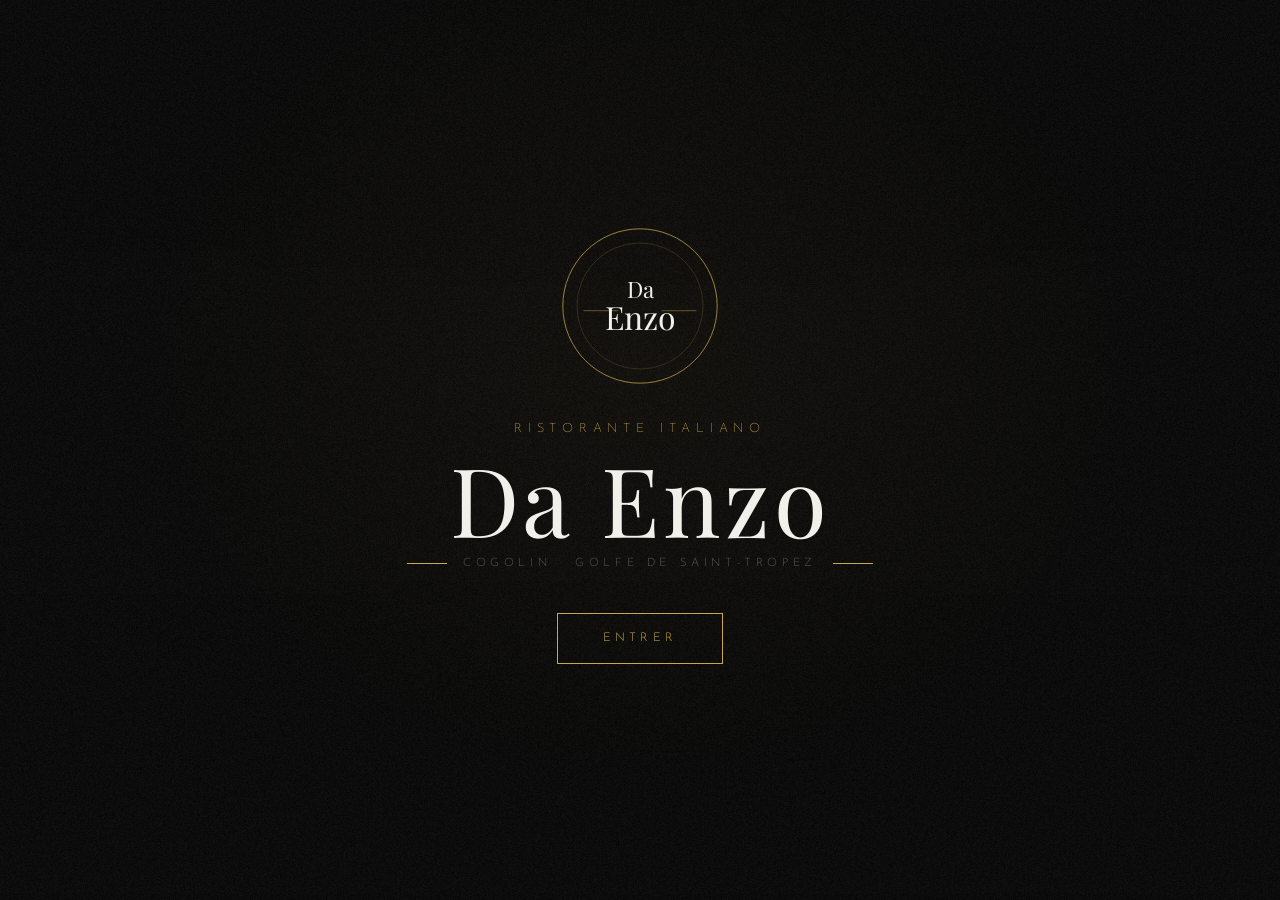
<file: index.html>
<!DOCTYPE html>
<html lang="fr">
<head>
    <meta charset="UTF-8">
    <meta name="viewport" content="width=device-width, initial-scale=1.0">
    <title>Da Enzo — Ristorante Italiano — Cogolin</title>
    <link rel="icon" type="image/svg+xml" href="assets/favicon.svg">
    <link rel="stylesheet" href="assets/css/style.css">
    <link href="https://fonts.googleapis.com/css2?family=Playfair+Display:ital,wght@0,400;0,700;1,400&family=Cormorant+Garamond:ital,wght@0,300;0,400;0,600;1,300;1,400&family=Josefin+Sans:wght@200;300;400&display=swap" rel="stylesheet">
</head>
<body>
    <div class="intro" id="intro">
        <canvas id="grainCanvas"></canvas>
        <div class="deco-lines"><div class="deco-line deco-line-1"></div><div class="deco-line deco-line-2"></div><div class="deco-line deco-line-3"></div><div class="deco-line deco-line-4"></div></div>
        <div class="intro-body">
            <div class="intro-logo">
                <svg viewBox="0 0 170 170" xmlns="http://www.w3.org/2000/svg">
                    <circle class="ring-outer" cx="85" cy="85" r="82" fill="none" stroke="#c9a84c" stroke-width=".8"/>
                    <circle class="ring-inner" cx="85" cy="85" r="67" fill="none" stroke="#c9a84c" stroke-width=".4" stroke-dasharray="3 5" opacity=".5"/>
                    <line class="line-l" x1="25" y1="90" x2="62" y2="90" stroke="#c9a84c" stroke-width=".5"/>
                    <line class="line-r" x1="108" y1="90" x2="145" y2="90" stroke="#c9a84c" stroke-width=".5"/>
                    <text class="txt-da" x="85" y="76" text-anchor="middle" font-family="'Playfair Display',serif" font-size="24" font-weight="400" fill="#f2f0eb">Da</text>
                    <text class="txt-enzo" x="85" y="110" text-anchor="middle" font-family="'Playfair Display',serif" font-size="34" font-weight="400" fill="#f2f0eb">Enzo</text>
                </svg>
            </div>
            <div class="intro-tag"><span>R</span><span>i</span><span>s</span><span>t</span><span>o</span><span>r</span><span>a</span><span>n</span><span>t</span><span>e</span><span class="spacer"> </span><span>I</span><span>t</span><span>a</span><span>l</span><span>i</span><span>a</span><span>n</span><span>o</span></div>
            <div class="intro-title-wrap"><h1 class="intro-title">Da Enzo</h1></div>
            <div class="intro-sub"><div class="intro-sub-line"></div><p>Cogolin · Golfe de Saint-Tropez</p><div class="intro-sub-line"></div></div>
            <a href="accueil.html" class="intro-enter">Entrer</a>
        </div>
    </div>
    <script src="assets/js/main.js"></script>
</body>
</html>
</file>
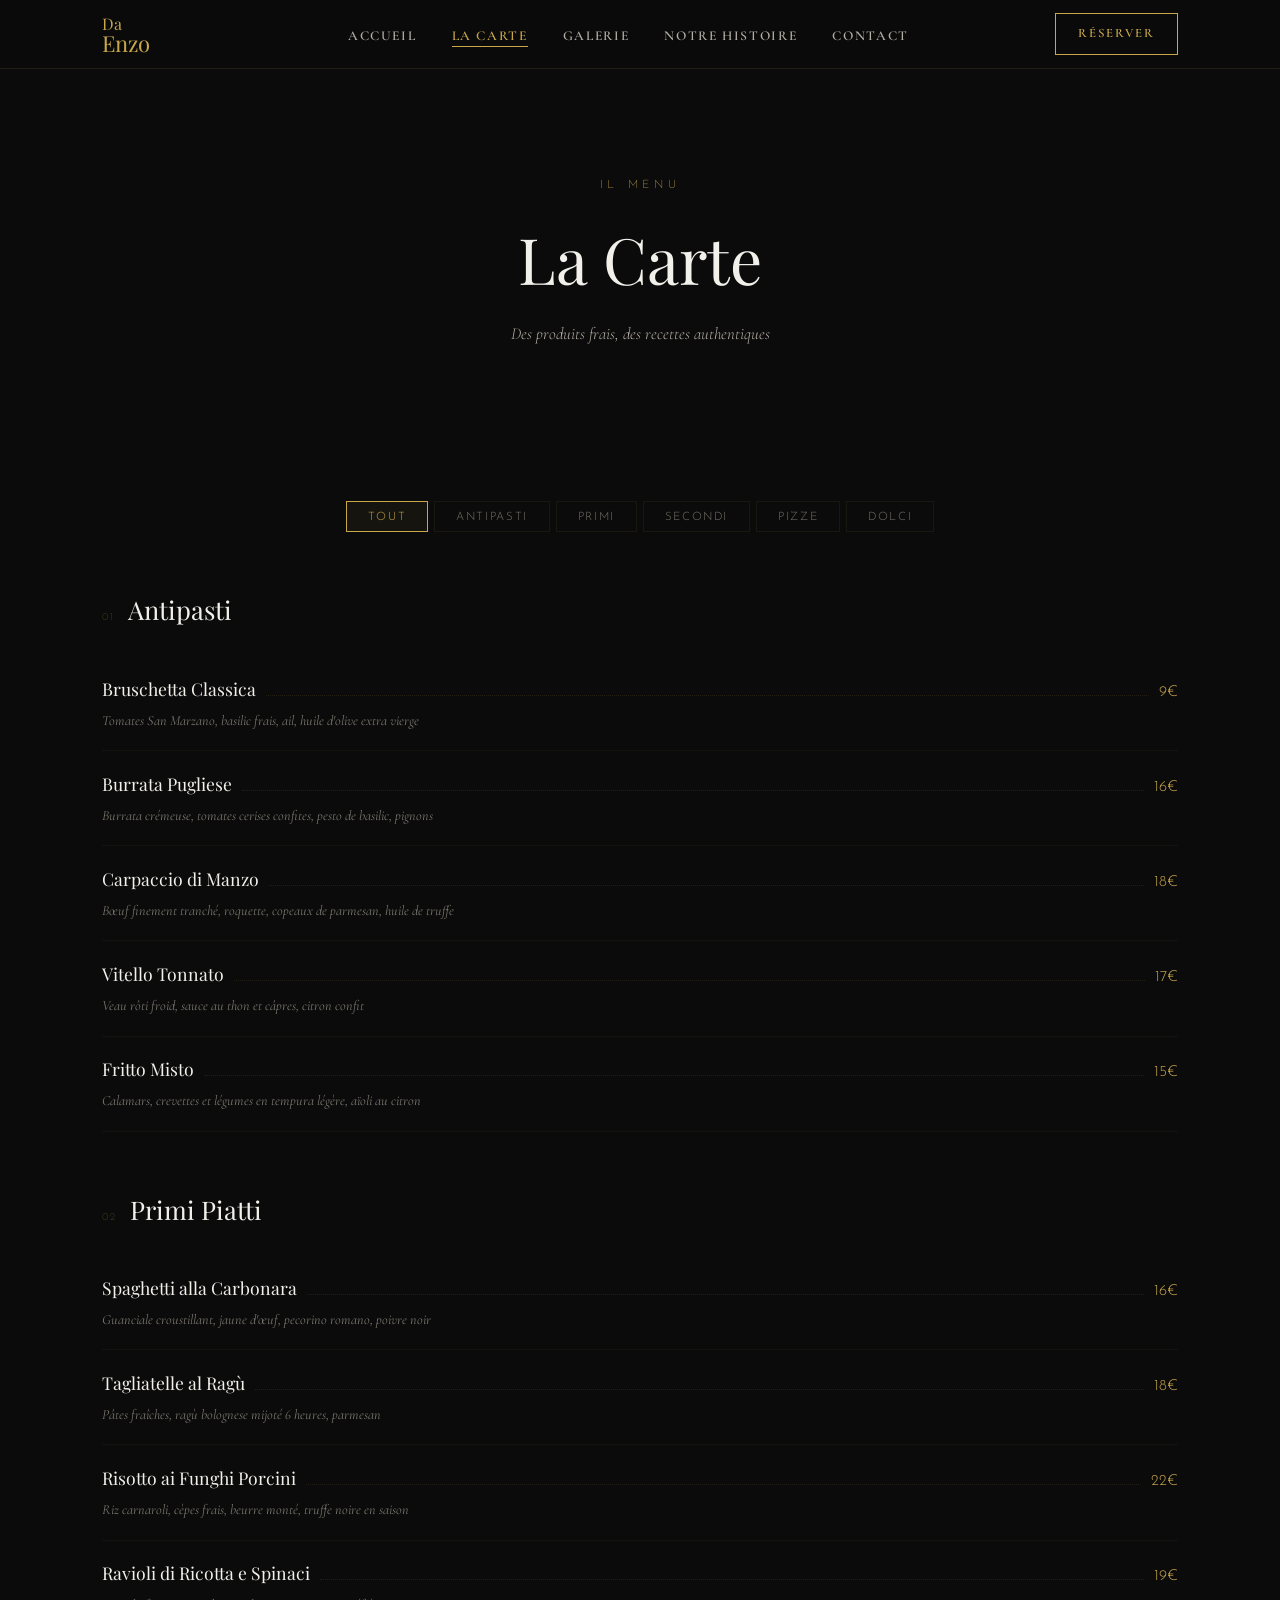
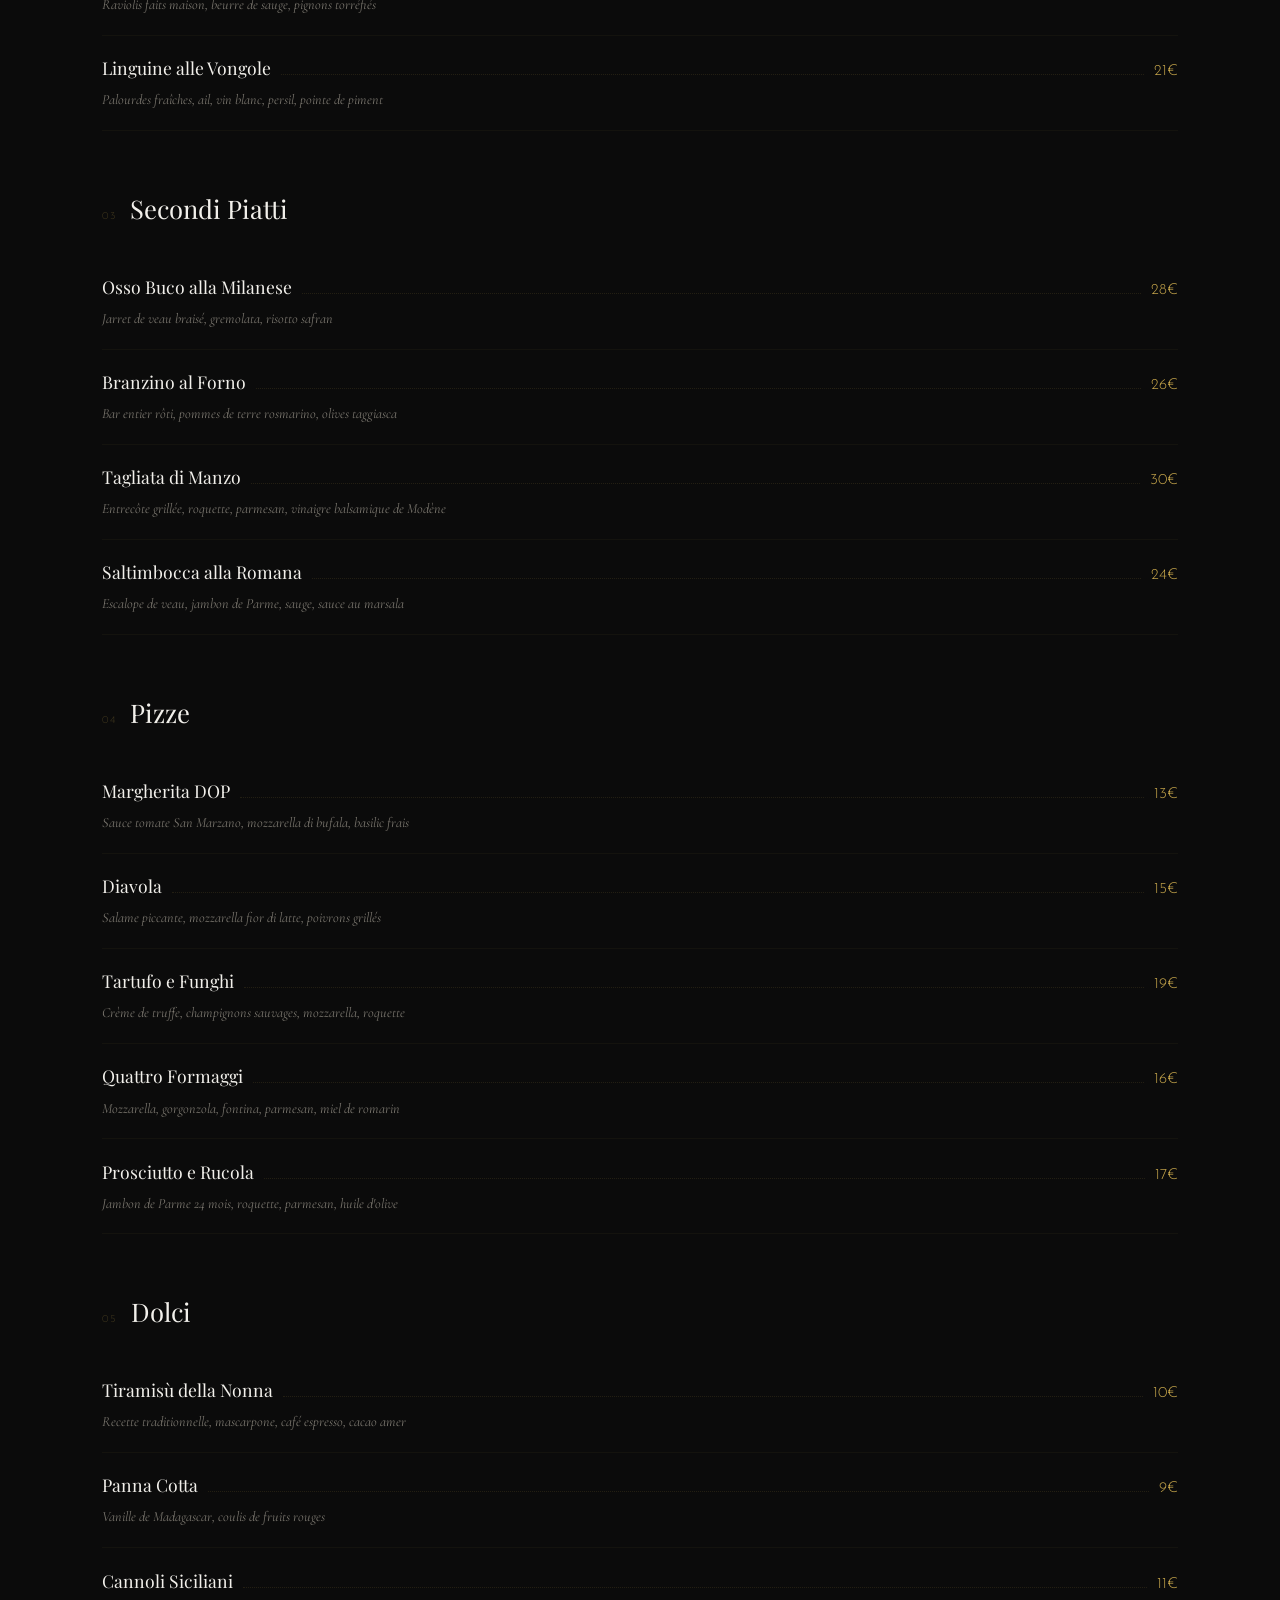
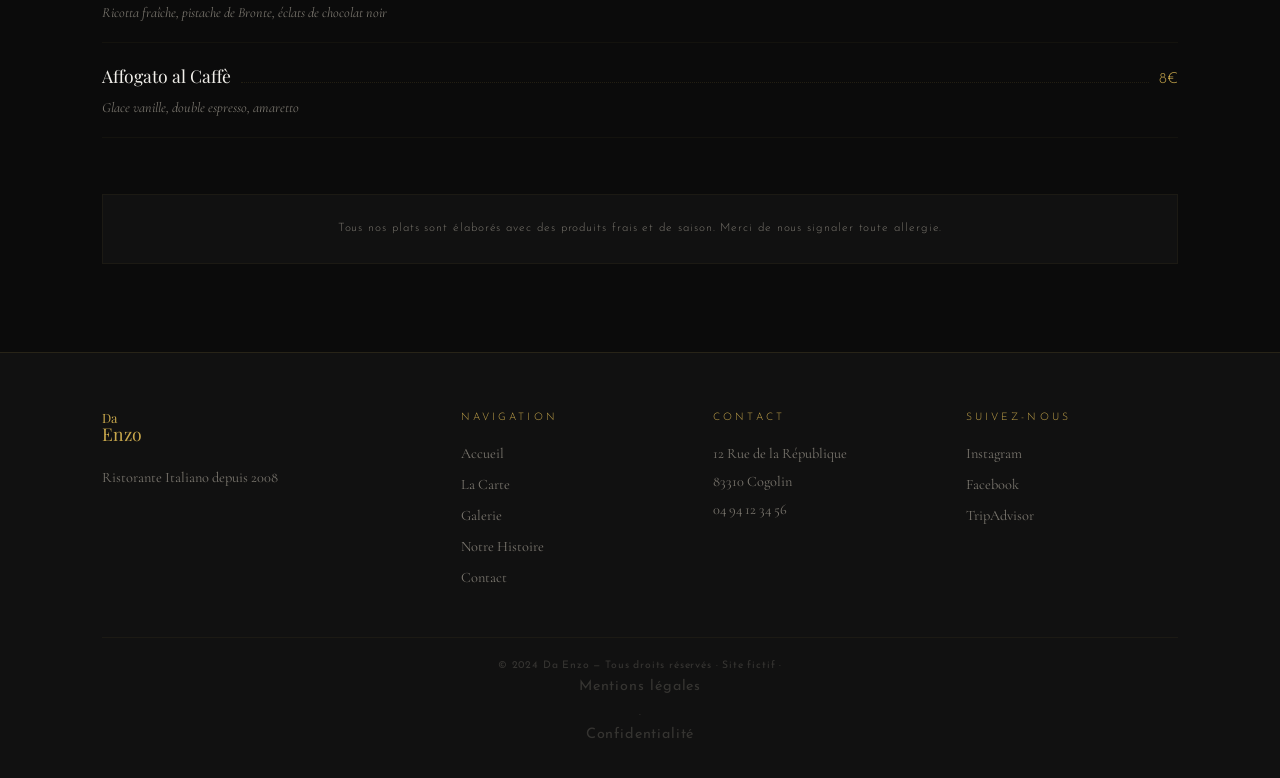
<file: carte.html>
<!DOCTYPE html>
<html lang="fr">
<head>
    <meta charset="UTF-8">
    <meta name="viewport" content="width=device-width, initial-scale=1.0">
    <title>Da Enzo — La Carte</title>
    <link rel="icon" type="image/svg+xml" href="assets/favicon.svg">
    <link rel="stylesheet" href="assets/css/style.css">
    <link href="https://fonts.googleapis.com/css2?family=Playfair+Display:ital,wght@0,400;0,700;1,400&family=Cormorant+Garamond:ital,wght@0,300;0,400;0,600;1,300;1,400&family=Josefin+Sans:wght@200;300;400&display=swap" rel="stylesheet">
</head>
<body>
    <nav class="nav scrolled" id="nav"><div class="nav-inner"><a href="accueil.html" class="nav-logo"><svg viewBox="0 0 100 44" xmlns="http://www.w3.org/2000/svg"><text x="0" y="18" font-family="'Playfair Display',serif" font-size="16" font-weight="400" fill="#c9a84c">Da</text><text x="0" y="40" font-family="'Playfair Display',serif" font-size="22" font-weight="400" fill="#c9a84c">Enzo</text></svg></a><button class="nav-burger" aria-label="Menu"><span></span><span></span><span></span></button><ul class="nav-links"><li><a href="accueil.html">Accueil</a></li><li><a href="carte.html" class="active">La Carte</a></li><li><a href="galerie.html">Galerie</a></li><li><a href="apropos.html">Notre Histoire</a></li><li><a href="contact.html">Contact</a></li></ul><a href="contact.html#reservation" class="nav-cta">Réserver</a></div></nav>

    <header class="page-header"><div class="page-header-bg bg-carte"></div><div class="container"><span class="label anim-up">Il Menu</span><h1 class="anim-up" style="animation-delay:.15s">La Carte</h1><p class="anim-up" style="animation-delay:.3s">Des produits frais, des recettes authentiques</p></div></header>

    <section class="section s-menu">
        <div class="container">
            <div class="menu-filters" data-filter-group=".menu-cat">
                <button class="filter-btn active" data-filter="all">Tout</button>
                <button class="filter-btn" data-filter="antipasti">Antipasti</button>
                <button class="filter-btn" data-filter="primi">Primi</button>
                <button class="filter-btn" data-filter="secondi">Secondi</button>
                <button class="filter-btn" data-filter="pizze">Pizze</button>
                <button class="filter-btn" data-filter="dolci">Dolci</button>
            </div>
            <div class="menu-cat" data-category="antipasti"><h2 class="menu-cat-title"><span class="menu-cat-num">01</span>Antipasti</h2>
                <div class="menu-item"><div class="menu-item-head"><span class="menu-item-name">Bruschetta Classica</span><span class="menu-item-dots"></span><span class="menu-item-price">9€</span></div><p class="menu-item-desc">Tomates San Marzano, basilic frais, ail, huile d'olive extra vierge</p></div>
                <div class="menu-item"><div class="menu-item-head"><span class="menu-item-name">Burrata Pugliese</span><span class="menu-item-dots"></span><span class="menu-item-price">16€</span></div><p class="menu-item-desc">Burrata crémeuse, tomates cerises confites, pesto de basilic, pignons</p></div>
                <div class="menu-item"><div class="menu-item-head"><span class="menu-item-name">Carpaccio di Manzo</span><span class="menu-item-dots"></span><span class="menu-item-price">18€</span></div><p class="menu-item-desc">Bœuf finement tranché, roquette, copeaux de parmesan, huile de truffe</p></div>
                <div class="menu-item"><div class="menu-item-head"><span class="menu-item-name">Vitello Tonnato</span><span class="menu-item-dots"></span><span class="menu-item-price">17€</span></div><p class="menu-item-desc">Veau rôti froid, sauce au thon et câpres, citron confit</p></div>
                <div class="menu-item"><div class="menu-item-head"><span class="menu-item-name">Fritto Misto</span><span class="menu-item-dots"></span><span class="menu-item-price">15€</span></div><p class="menu-item-desc">Calamars, crevettes et légumes en tempura légère, aïoli au citron</p></div>
            </div>
            <div class="menu-cat" data-category="primi"><h2 class="menu-cat-title"><span class="menu-cat-num">02</span>Primi Piatti</h2>
                <div class="menu-item"><div class="menu-item-head"><span class="menu-item-name">Spaghetti alla Carbonara</span><span class="menu-item-dots"></span><span class="menu-item-price">16€</span></div><p class="menu-item-desc">Guanciale croustillant, jaune d'œuf, pecorino romano, poivre noir</p></div>
                <div class="menu-item"><div class="menu-item-head"><span class="menu-item-name">Tagliatelle al Ragù</span><span class="menu-item-dots"></span><span class="menu-item-price">18€</span></div><p class="menu-item-desc">Pâtes fraîches, ragù bolognese mijoté 6 heures, parmesan</p></div>
                <div class="menu-item"><div class="menu-item-head"><span class="menu-item-name">Risotto ai Funghi Porcini</span><span class="menu-item-dots"></span><span class="menu-item-price">22€</span></div><p class="menu-item-desc">Riz carnaroli, cèpes frais, beurre monté, truffe noire en saison</p></div>
                <div class="menu-item"><div class="menu-item-head"><span class="menu-item-name">Ravioli di Ricotta e Spinaci</span><span class="menu-item-dots"></span><span class="menu-item-price">19€</span></div><p class="menu-item-desc">Raviolis faits maison, beurre de sauge, pignons torréfiés</p></div>
                <div class="menu-item"><div class="menu-item-head"><span class="menu-item-name">Linguine alle Vongole</span><span class="menu-item-dots"></span><span class="menu-item-price">21€</span></div><p class="menu-item-desc">Palourdes fraîches, ail, vin blanc, persil, pointe de piment</p></div>
            </div>
            <div class="menu-cat" data-category="secondi"><h2 class="menu-cat-title"><span class="menu-cat-num">03</span>Secondi Piatti</h2>
                <div class="menu-item"><div class="menu-item-head"><span class="menu-item-name">Osso Buco alla Milanese</span><span class="menu-item-dots"></span><span class="menu-item-price">28€</span></div><p class="menu-item-desc">Jarret de veau braisé, gremolata, risotto safran</p></div>
                <div class="menu-item"><div class="menu-item-head"><span class="menu-item-name">Branzino al Forno</span><span class="menu-item-dots"></span><span class="menu-item-price">26€</span></div><p class="menu-item-desc">Bar entier rôti, pommes de terre rosmarino, olives taggiasca</p></div>
                <div class="menu-item"><div class="menu-item-head"><span class="menu-item-name">Tagliata di Manzo</span><span class="menu-item-dots"></span><span class="menu-item-price">30€</span></div><p class="menu-item-desc">Entrecôte grillée, roquette, parmesan, vinaigre balsamique de Modène</p></div>
                <div class="menu-item"><div class="menu-item-head"><span class="menu-item-name">Saltimbocca alla Romana</span><span class="menu-item-dots"></span><span class="menu-item-price">24€</span></div><p class="menu-item-desc">Escalope de veau, jambon de Parme, sauge, sauce au marsala</p></div>
            </div>
            <div class="menu-cat" data-category="pizze"><h2 class="menu-cat-title"><span class="menu-cat-num">04</span>Pizze</h2>
                <div class="menu-item"><div class="menu-item-head"><span class="menu-item-name">Margherita DOP</span><span class="menu-item-dots"></span><span class="menu-item-price">13€</span></div><p class="menu-item-desc">Sauce tomate San Marzano, mozzarella di bufala, basilic frais</p></div>
                <div class="menu-item"><div class="menu-item-head"><span class="menu-item-name">Diavola</span><span class="menu-item-dots"></span><span class="menu-item-price">15€</span></div><p class="menu-item-desc">Salame piccante, mozzarella fior di latte, poivrons grillés</p></div>
                <div class="menu-item"><div class="menu-item-head"><span class="menu-item-name">Tartufo e Funghi</span><span class="menu-item-dots"></span><span class="menu-item-price">19€</span></div><p class="menu-item-desc">Crème de truffe, champignons sauvages, mozzarella, roquette</p></div>
                <div class="menu-item"><div class="menu-item-head"><span class="menu-item-name">Quattro Formaggi</span><span class="menu-item-dots"></span><span class="menu-item-price">16€</span></div><p class="menu-item-desc">Mozzarella, gorgonzola, fontina, parmesan, miel de romarin</p></div>
                <div class="menu-item"><div class="menu-item-head"><span class="menu-item-name">Prosciutto e Rucola</span><span class="menu-item-dots"></span><span class="menu-item-price">17€</span></div><p class="menu-item-desc">Jambon de Parme 24 mois, roquette, parmesan, huile d'olive</p></div>
            </div>
            <div class="menu-cat" data-category="dolci"><h2 class="menu-cat-title"><span class="menu-cat-num">05</span>Dolci</h2>
                <div class="menu-item"><div class="menu-item-head"><span class="menu-item-name">Tiramisù della Nonna</span><span class="menu-item-dots"></span><span class="menu-item-price">10€</span></div><p class="menu-item-desc">Recette traditionnelle, mascarpone, café espresso, cacao amer</p></div>
                <div class="menu-item"><div class="menu-item-head"><span class="menu-item-name">Panna Cotta</span><span class="menu-item-dots"></span><span class="menu-item-price">9€</span></div><p class="menu-item-desc">Vanille de Madagascar, coulis de fruits rouges</p></div>
                <div class="menu-item"><div class="menu-item-head"><span class="menu-item-name">Cannoli Siciliani</span><span class="menu-item-dots"></span><span class="menu-item-price">11€</span></div><p class="menu-item-desc">Ricotta fraîche, pistache de Bronte, éclats de chocolat noir</p></div>
                <div class="menu-item"><div class="menu-item-head"><span class="menu-item-name">Affogato al Caffè</span><span class="menu-item-dots"></span><span class="menu-item-price">8€</span></div><p class="menu-item-desc">Glace vanille, double espresso, amaretto</p></div>
            </div>
            <div class="menu-note"><p>Tous nos plats sont élaborés avec des produits frais et de saison. Merci de nous signaler toute allergie.</p></div>
        </div>
    </section>

    <footer class="footer"><div class="container"><div class="footer-grid"><div class="footer-brand"><svg viewBox="0 0 100 44" width="80" xmlns="http://www.w3.org/2000/svg"><text x="0" y="18" font-family="'Playfair Display',serif" font-size="16" font-weight="400" fill="#c9a84c">Da</text><text x="0" y="40" font-family="'Playfair Display',serif" font-size="22" font-weight="400" fill="#c9a84c">Enzo</text></svg><p>Ristorante Italiano depuis 2008</p></div><div><h4>Navigation</h4><a href="accueil.html">Accueil</a><a href="carte.html">La Carte</a><a href="galerie.html">Galerie</a><a href="apropos.html">Notre Histoire</a><a href="contact.html">Contact</a></div><div><h4>Contact</h4><p>12 Rue de la République</p><p>83310 Cogolin</p><p>04 94 12 34 56</p></div><div><h4>Suivez-nous</h4><a href="#">Instagram</a><a href="#">Facebook</a><a href="#">TripAdvisor</a></div></div><div class="footer-bottom"><p>© 2024 Da Enzo — Tous droits réservés · Site fictif · <a href="mentions.html">Mentions légales</a> · <a href="confidentialite.html">Confidentialité</a></p></div></div></footer>
    <script src="assets/js/main.js"></script>
</body>
</html>
</file>
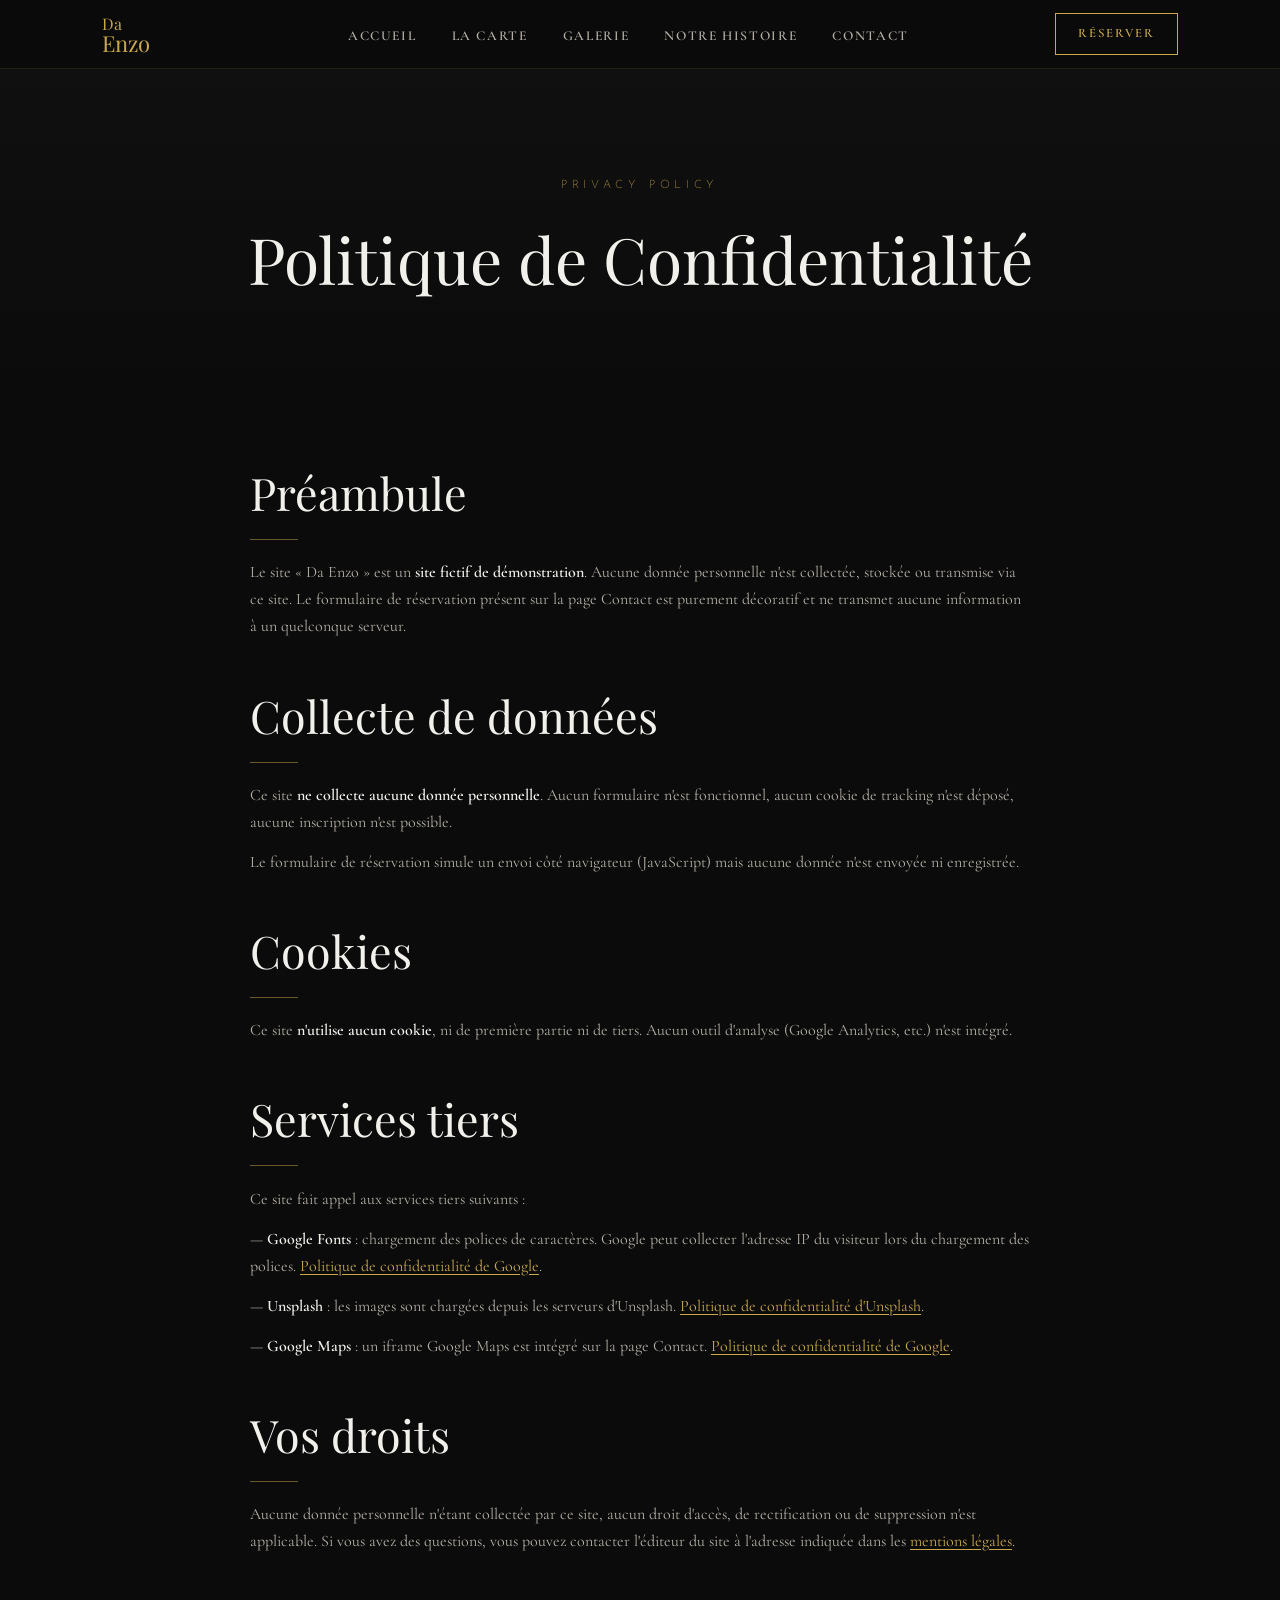
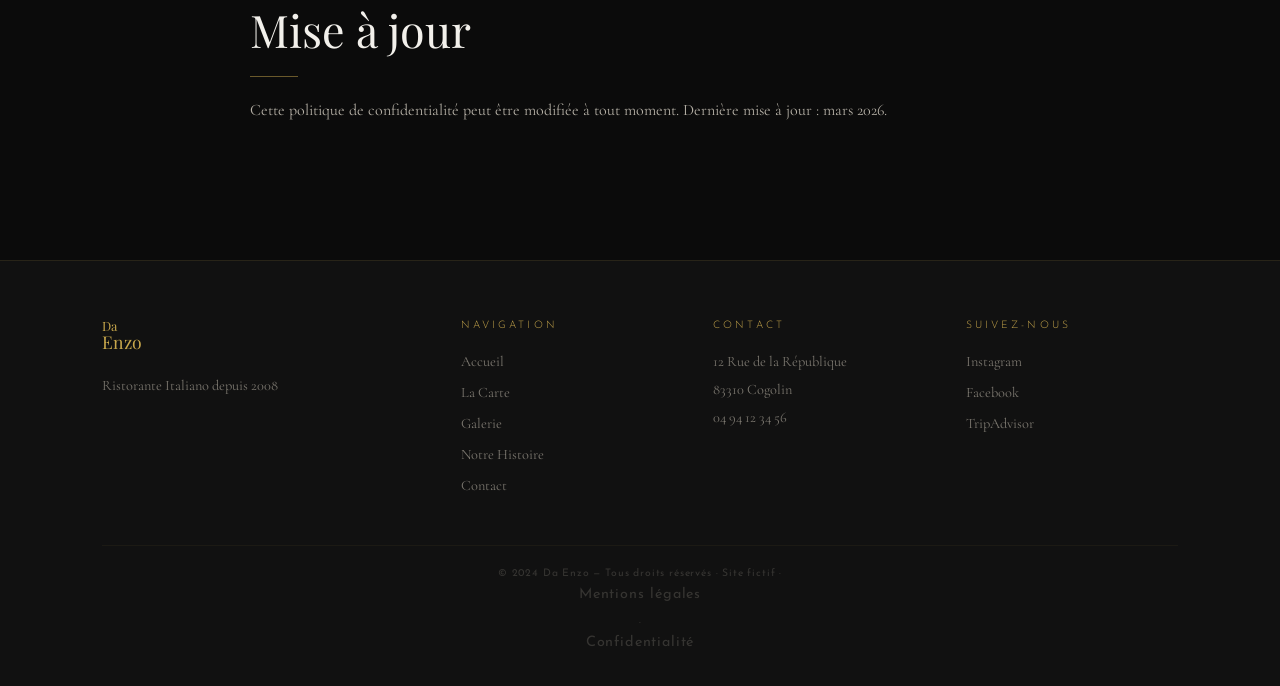
<file: Confidentialite.html>
<!DOCTYPE html>
<html lang="fr">
<head>
    <meta charset="UTF-8">
    <meta name="viewport" content="width=device-width, initial-scale=1.0">
    <title>Da Enzo — Politique de Confidentialité</title>
    <link rel="icon" type="image/svg+xml" href="assets/favicon.svg">
    <link rel="stylesheet" href="assets/css/style.css">
    <link href="https://fonts.googleapis.com/css2?family=Playfair+Display:ital,wght@0,400;0,700;1,400&family=Cormorant+Garamond:ital,wght@0,300;0,400;0,600;1,300;1,400&family=Josefin+Sans:wght@200;300;400&display=swap" rel="stylesheet">
</head>
<body>
    <nav class="nav scrolled" id="nav"><div class="nav-inner"><a href="accueil.html" class="nav-logo"><svg viewBox="0 0 100 44" xmlns="http://www.w3.org/2000/svg"><text x="0" y="18" font-family="'Playfair Display',serif" font-size="16" font-weight="400" fill="#c9a84c">Da</text><text x="0" y="40" font-family="'Playfair Display',serif" font-size="22" font-weight="400" fill="#c9a84c">Enzo</text></svg></a><button class="nav-burger" aria-label="Menu"><span></span><span></span><span></span></button><ul class="nav-links"><li><a href="accueil.html">Accueil</a></li><li><a href="carte.html">La Carte</a></li><li><a href="galerie.html">Galerie</a></li><li><a href="apropos.html">Notre Histoire</a></li><li><a href="contact.html">Contact</a></li></ul><a href="contact.html#reservation" class="nav-cta">Réserver</a></div></nav>

    <header class="page-header"><div class="page-header-bg"></div><div class="container"><span class="label anim-up">Privacy Policy</span><h1 class="anim-up" style="animation-delay:.15s">Politique de Confidentialité</h1></div></header>

    <section class="section s-legal">
        <div class="container">
            <div class="legal-content">

                <div class="legal-block reveal">
                    <h2 class="section-title">Préambule</h2>
                    <div class="sep"></div>
                    <p>Le site « Da Enzo » est un <strong>site fictif de démonstration</strong>. Aucune donnée personnelle n'est collectée, stockée ou transmise via ce site. Le formulaire de réservation présent sur la page Contact est purement décoratif et ne transmet aucune information à un quelconque serveur.</p>
                </div>

                <div class="legal-block reveal">
                    <h2 class="section-title">Collecte de données</h2>
                    <div class="sep"></div>
                    <p>Ce site <strong>ne collecte aucune donnée personnelle</strong>. Aucun formulaire n'est fonctionnel, aucun cookie de tracking n'est déposé, aucune inscription n'est possible.</p>
                    <p>Le formulaire de réservation simule un envoi côté navigateur (JavaScript) mais aucune donnée n'est envoyée ni enregistrée.</p>
                </div>

                <div class="legal-block reveal">
                    <h2 class="section-title">Cookies</h2>
                    <div class="sep"></div>
                    <p>Ce site <strong>n'utilise aucun cookie</strong>, ni de première partie ni de tiers. Aucun outil d'analyse (Google Analytics, etc.) n'est intégré.</p>
                </div>

                <div class="legal-block reveal">
                    <h2 class="section-title">Services tiers</h2>
                    <div class="sep"></div>
                    <p>Ce site fait appel aux services tiers suivants :</p>
                    <p>— <strong>Google Fonts</strong> : chargement des polices de caractères. Google peut collecter l'adresse IP du visiteur lors du chargement des polices. <a href="https://policies.google.com/privacy" target="_blank" rel="noopener">Politique de confidentialité de Google</a>.</p>
                    <p>— <strong>Unsplash</strong> : les images sont chargées depuis les serveurs d'Unsplash. <a href="https://unsplash.com/privacy" target="_blank" rel="noopener">Politique de confidentialité d'Unsplash</a>.</p>
                    <p>— <strong>Google Maps</strong> : un iframe Google Maps est intégré sur la page Contact. <a href="https://policies.google.com/privacy" target="_blank" rel="noopener">Politique de confidentialité de Google</a>.</p>
                </div>

                <div class="legal-block reveal">
                    <h2 class="section-title">Vos droits</h2>
                    <div class="sep"></div>
                    <p>Aucune donnée personnelle n'étant collectée par ce site, aucun droit d'accès, de rectification ou de suppression n'est applicable. Si vous avez des questions, vous pouvez contacter l'éditeur du site à l'adresse indiquée dans les <a href="mentions.html">mentions légales</a>.</p>
                </div>

                <div class="legal-block reveal">
                    <h2 class="section-title">Mise à jour</h2>
                    <div class="sep"></div>
                    <p>Cette politique de confidentialité peut être modifiée à tout moment. Dernière mise à jour : mars 2026.</p>
                </div>

            </div>
        </div>
    </section>

    <footer class="footer"><div class="container"><div class="footer-grid"><div class="footer-brand"><svg viewBox="0 0 100 44" width="80" xmlns="http://www.w3.org/2000/svg"><text x="0" y="18" font-family="'Playfair Display',serif" font-size="16" font-weight="400" fill="#c9a84c">Da</text><text x="0" y="40" font-family="'Playfair Display',serif" font-size="22" font-weight="400" fill="#c9a84c">Enzo</text></svg><p>Ristorante Italiano depuis 2008</p></div><div><h4>Navigation</h4><a href="accueil.html">Accueil</a><a href="carte.html">La Carte</a><a href="galerie.html">Galerie</a><a href="apropos.html">Notre Histoire</a><a href="contact.html">Contact</a></div><div><h4>Contact</h4><p>12 Rue de la République</p><p>83310 Cogolin</p><p>04 94 12 34 56</p></div><div><h4>Suivez-nous</h4><a href="#">Instagram</a><a href="#">Facebook</a><a href="#">TripAdvisor</a></div></div><div class="footer-bottom"><p>© 2024 Da Enzo — Tous droits réservés · Site fictif · <a href="mentions.html">Mentions légales</a> · <a href="confidentialite.html">Confidentialité</a></p></div></div></footer>
    <script src="assets/js/main.js"></script>
</body>
</html>
</file>
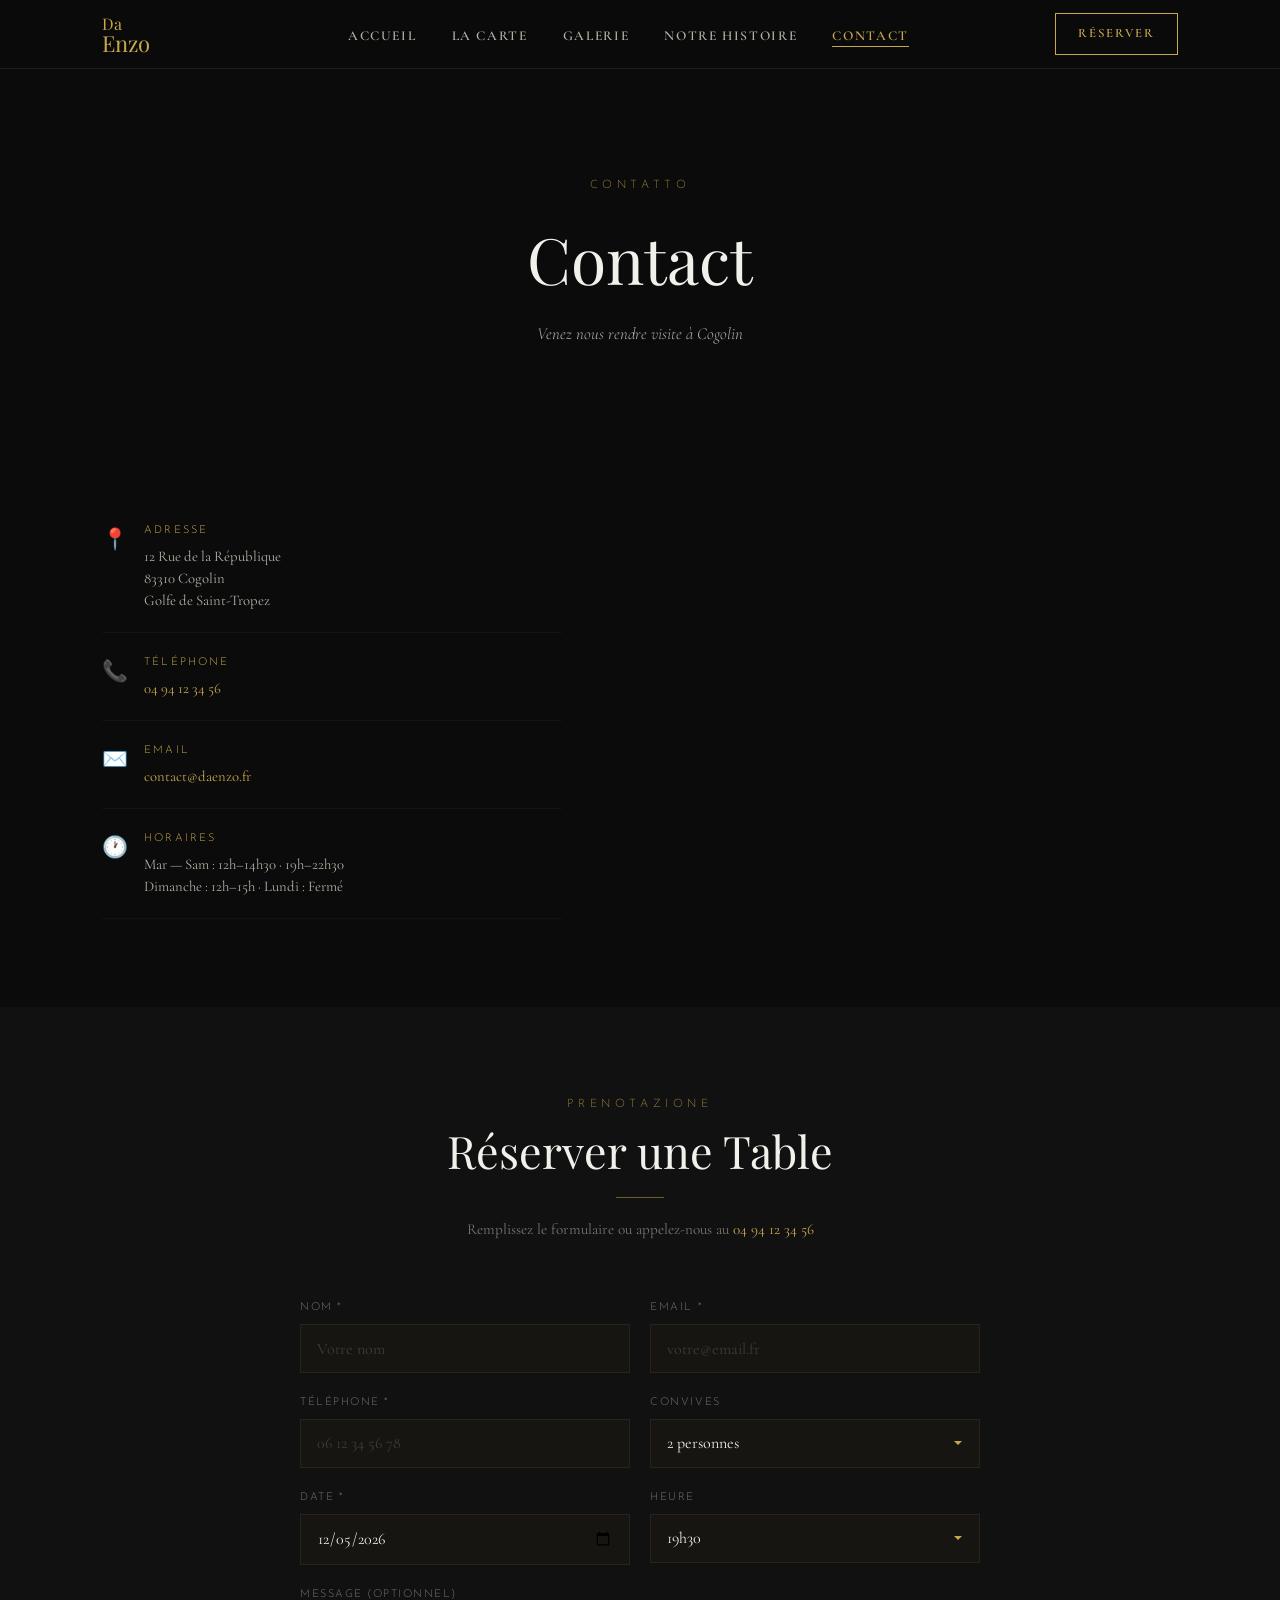
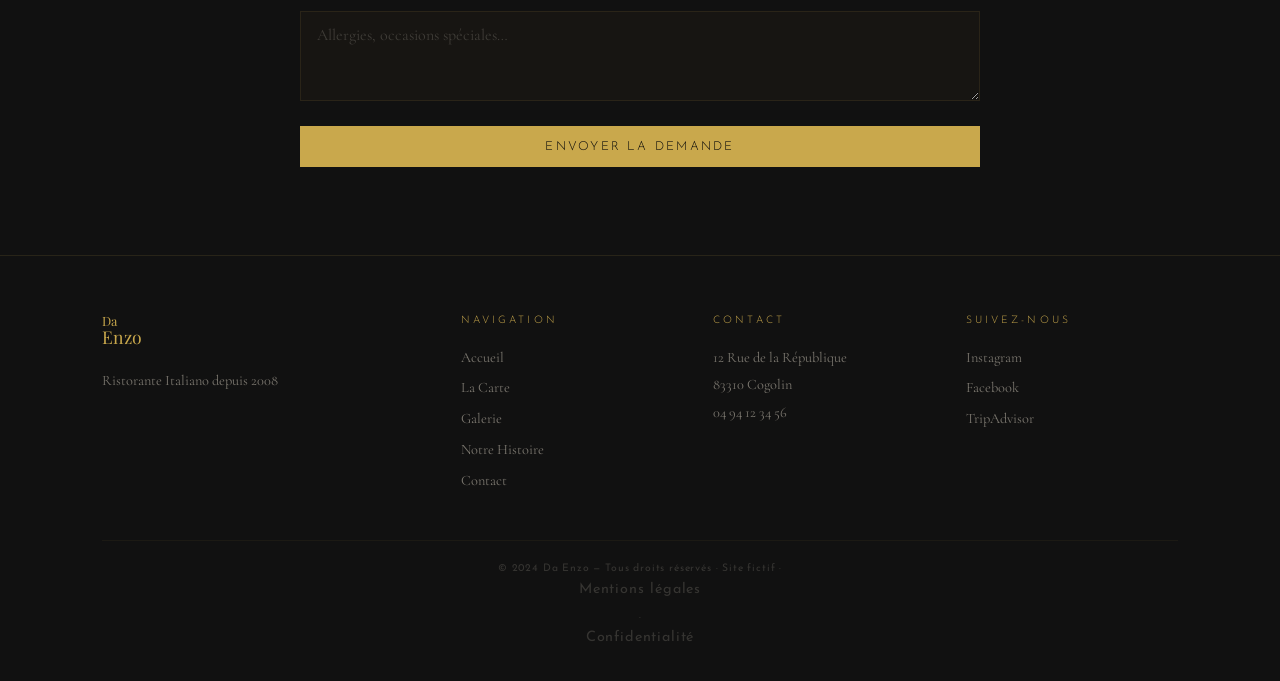
<file: contact.html>
<!DOCTYPE html>
<html lang="fr">
<head>
    <meta charset="UTF-8">
    <meta name="viewport" content="width=device-width, initial-scale=1.0">
    <title>Da Enzo — Contact</title>
    <link rel="icon" type="image/svg+xml" href="assets/favicon.svg">
    <link rel="stylesheet" href="assets/css/style.css">
    <link href="https://fonts.googleapis.com/css2?family=Playfair+Display:ital,wght@0,400;0,700;1,400&family=Cormorant+Garamond:ital,wght@0,300;0,400;0,600;1,300;1,400&family=Josefin+Sans:wght@200;300;400&display=swap" rel="stylesheet">
</head>
<body>
    <nav class="nav scrolled" id="nav"><div class="nav-inner"><a href="accueil.html" class="nav-logo"><svg viewBox="0 0 100 44" xmlns="http://www.w3.org/2000/svg"><text x="0" y="18" font-family="'Playfair Display',serif" font-size="16" font-weight="400" fill="#c9a84c">Da</text><text x="0" y="40" font-family="'Playfair Display',serif" font-size="22" font-weight="400" fill="#c9a84c">Enzo</text></svg></a><button class="nav-burger" aria-label="Menu"><span></span><span></span><span></span></button><ul class="nav-links"><li><a href="accueil.html">Accueil</a></li><li><a href="carte.html">La Carte</a></li><li><a href="galerie.html">Galerie</a></li><li><a href="apropos.html">Notre Histoire</a></li><li><a href="contact.html" class="active">Contact</a></li></ul><a href="#reservation" class="nav-cta">Réserver</a></div></nav>

    <header class="page-header"><div class="page-header-bg bg-contact"></div><div class="container"><span class="label anim-up">Contatto</span><h1 class="anim-up" style="animation-delay:.15s">Contact</h1><p class="anim-up" style="animation-delay:.3s">Venez nous rendre visite à Cogolin</p></div></header>

    <section class="section s-contact">
        <div class="container">
            <div class="contact-grid">
                <div>
                    <div class="info-block reveal"><span class="ico">📍</span><div><h4>Adresse</h4><p>12 Rue de la République<br>83310 Cogolin<br>Golfe de Saint-Tropez</p></div></div>
                    <div class="info-block reveal"><span class="ico">📞</span><div><h4>Téléphone</h4><p><a href="tel:+33494123456">04 94 12 34 56</a></p></div></div>
                    <div class="info-block reveal"><span class="ico">✉️</span><div><h4>Email</h4><p><a href="mailto:contact@daenzo.fr">contact@daenzo.fr</a></p></div></div>
                    <div class="info-block reveal"><span class="ico">🕐</span><div><h4>Horaires</h4><p>Mar — Sam : 12h–14h30 · 19h–22h30<br>Dimanche : 12h–15h · Lundi : Fermé</p></div></div>
                </div>
                <div class="contact-map reveal">
                    <iframe src="https://www.google.com/maps/embed?pb=!1m18!1m12!1m3!1d2906.5!2d6.532!3d43.425!2m3!1f0!2f0!3f0!3m2!1i1024!2i768!4f13.1!3m3!1m2!1s0x0%3A0x0!2sCogolin%2C+France!5e0!3m2!1sfr!2sfr" allowfullscreen="" loading="lazy"></iframe>
                </div>
            </div>
        </div>
    </section>

    <section class="section s-resa" id="reservation">
        <div class="container">
            <div class="section-header"><span class="label">Prenotazione</span><h2 class="section-title">Réserver une Table</h2><div class="sep center"></div><p class="form-intro">Remplissez le formulaire ou appelez-nous au <a href="tel:+33494123456">04 94 12 34 56</a></p></div>
            <div class="form-wrap">
                <div id="resaForm">
                    <div class="form-row"><div class="form-group"><label for="nom">Nom *</label><input type="text" id="nom" placeholder="Votre nom" required></div><div class="form-group"><label for="email">Email *</label><input type="email" id="email" placeholder="votre@email.fr" required></div></div>
                    <div class="form-row"><div class="form-group"><label for="telephone">Téléphone *</label><input type="tel" id="telephone" placeholder="06 12 34 56 78" required></div><div class="form-group"><label for="convives">Convives</label><select id="convives"><option value="1">1 personne</option><option value="2" selected>2 personnes</option><option value="3">3 personnes</option><option value="4">4 personnes</option><option value="5">5 personnes</option><option value="6">6 personnes</option><option value="8+">8+ personnes</option></select></div></div>
                    <div class="form-row"><div class="form-group"><label for="date">Date *</label><input type="date" id="date" required></div><div class="form-group"><label for="heure">Heure</label><select id="heure"><option>12h00</option><option>12h30</option><option>13h00</option><option>19h00</option><option selected>19h30</option><option>20h00</option><option>20h30</option><option>21h00</option><option>21h30</option></select></div></div>
                    <div class="form-group full"><label for="message">Message (optionnel)</label><textarea id="message" placeholder="Allergies, occasions spéciales…"></textarea></div>
                    <button type="button" class="btn btn-gold form-submit" id="submitBtn">Envoyer la demande</button>
                </div>
                <div class="form-success" id="resaSuccess"><div class="check">✓</div><h3>Demande envoyée !</h3><p>Nous vous confirmerons par email ou téléphone dans les plus brefs délais.</p><p class="note">Ceci est un site fictif — aucune réservation réelle n'a été effectuée.</p></div>
            </div>
        </div>
    </section>

    <footer class="footer"><div class="container"><div class="footer-grid"><div class="footer-brand"><svg viewBox="0 0 100 44" width="80" xmlns="http://www.w3.org/2000/svg"><text x="0" y="18" font-family="'Playfair Display',serif" font-size="16" font-weight="400" fill="#c9a84c">Da</text><text x="0" y="40" font-family="'Playfair Display',serif" font-size="22" font-weight="400" fill="#c9a84c">Enzo</text></svg><p>Ristorante Italiano depuis 2008</p></div><div><h4>Navigation</h4><a href="accueil.html">Accueil</a><a href="carte.html">La Carte</a><a href="galerie.html">Galerie</a><a href="apropos.html">Notre Histoire</a><a href="contact.html">Contact</a></div><div><h4>Contact</h4><p>12 Rue de la République</p><p>83310 Cogolin</p><p>04 94 12 34 56</p></div><div><h4>Suivez-nous</h4><a href="#">Instagram</a><a href="#">Facebook</a><a href="#">TripAdvisor</a></div></div><div class="footer-bottom"><p>© 2024 Da Enzo — Tous droits réservés · Site fictif · <a href="mentions.html">Mentions légales</a> · <a href="confidentialite.html">Confidentialité</a></p></div></div></footer>
    <script src="assets/js/main.js"></script>
</body>
</html>
</file>
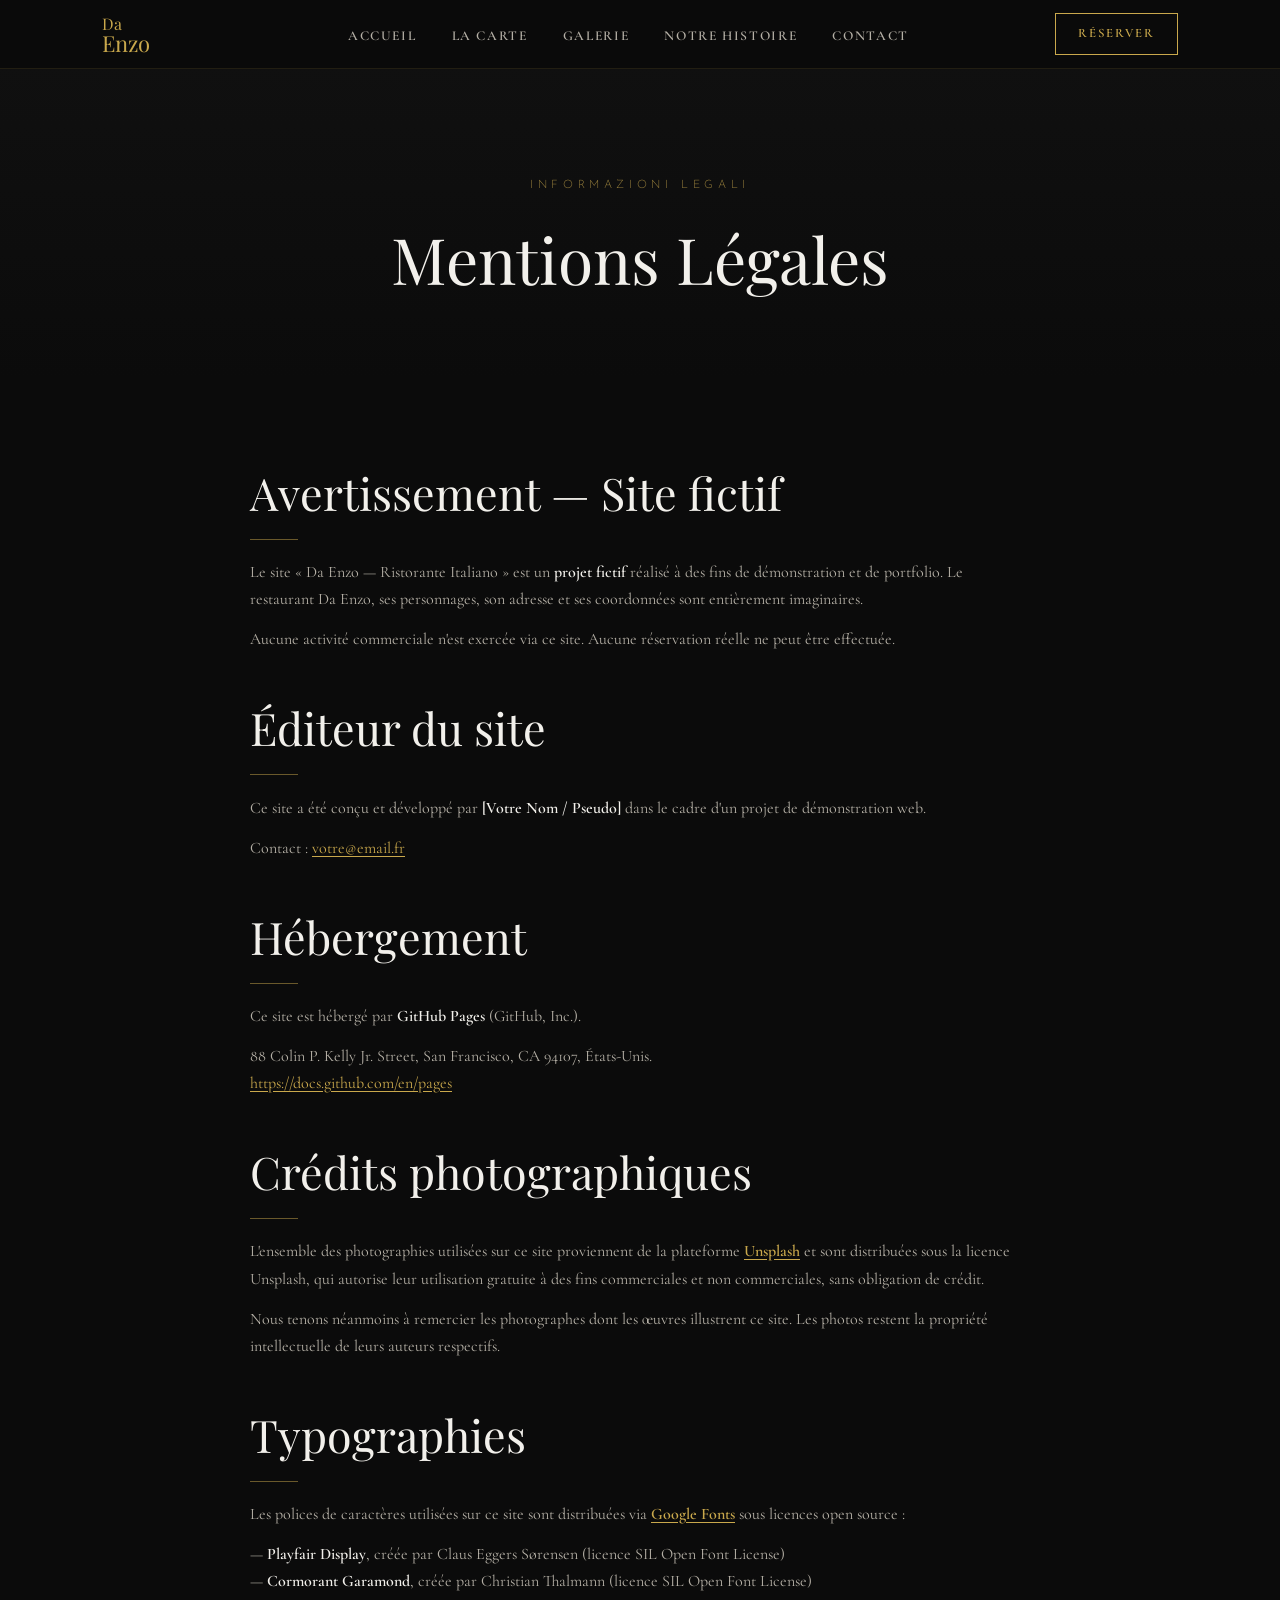
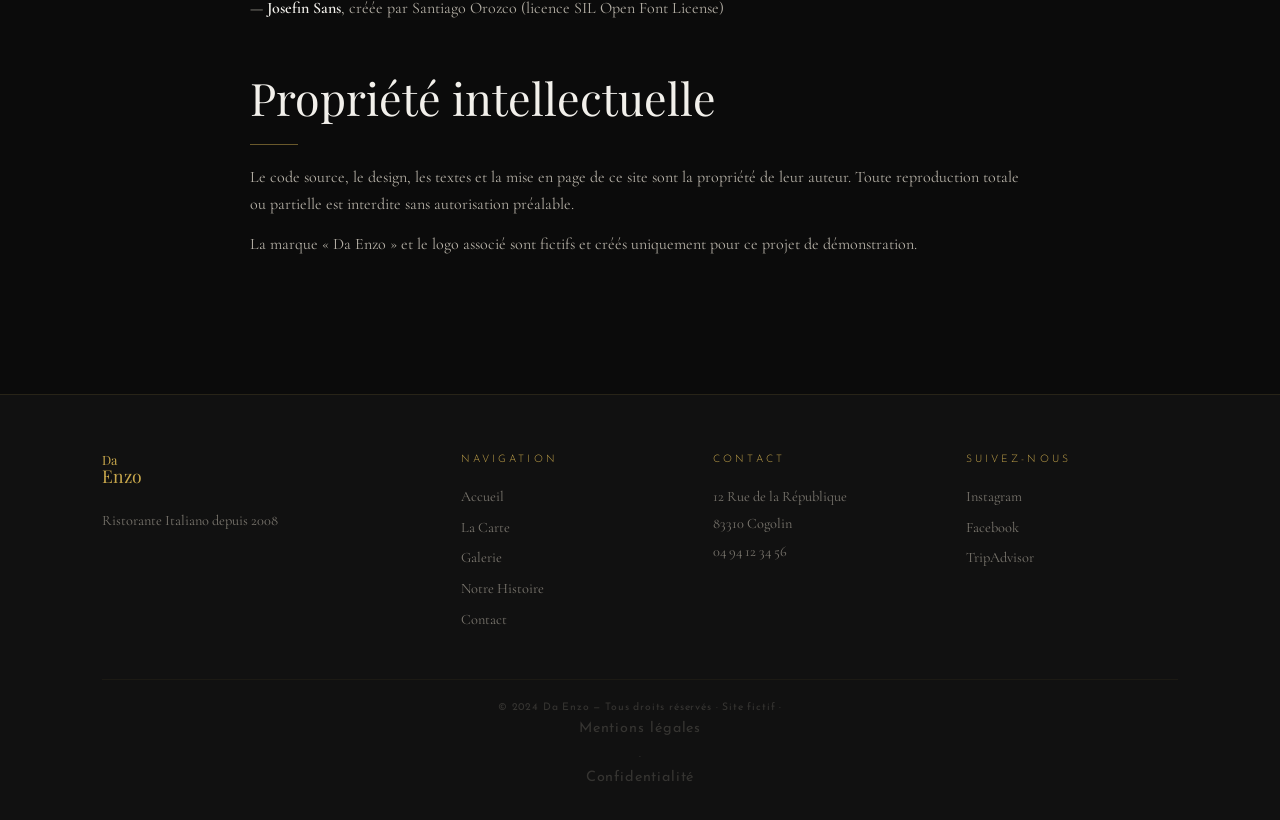
<file: Mentions.html>
<!DOCTYPE html>
<html lang="fr">
<head>
    <meta charset="UTF-8">
    <meta name="viewport" content="width=device-width, initial-scale=1.0">
    <title>Da Enzo — Mentions Légales</title>
    <link rel="icon" type="image/svg+xml" href="assets/favicon.svg">
    <link rel="stylesheet" href="assets/css/style.css">
    <link href="https://fonts.googleapis.com/css2?family=Playfair+Display:ital,wght@0,400;0,700;1,400&family=Cormorant+Garamond:ital,wght@0,300;0,400;0,600;1,300;1,400&family=Josefin+Sans:wght@200;300;400&display=swap" rel="stylesheet">
</head>
<body>
    <nav class="nav scrolled" id="nav"><div class="nav-inner"><a href="accueil.html" class="nav-logo"><svg viewBox="0 0 100 44" xmlns="http://www.w3.org/2000/svg"><text x="0" y="18" font-family="'Playfair Display',serif" font-size="16" font-weight="400" fill="#c9a84c">Da</text><text x="0" y="40" font-family="'Playfair Display',serif" font-size="22" font-weight="400" fill="#c9a84c">Enzo</text></svg></a><button class="nav-burger" aria-label="Menu"><span></span><span></span><span></span></button><ul class="nav-links"><li><a href="accueil.html">Accueil</a></li><li><a href="carte.html">La Carte</a></li><li><a href="galerie.html">Galerie</a></li><li><a href="apropos.html">Notre Histoire</a></li><li><a href="contact.html">Contact</a></li></ul><a href="contact.html#reservation" class="nav-cta">Réserver</a></div></nav>

    <header class="page-header"><div class="page-header-bg"></div><div class="container"><span class="label anim-up">Informazioni Legali</span><h1 class="anim-up" style="animation-delay:.15s">Mentions Légales</h1></div></header>

    <section class="section s-legal">
        <div class="container">
            <div class="legal-content">

                <div class="legal-block reveal">
                    <h2 class="section-title">Avertissement — Site fictif</h2>
                    <div class="sep"></div>
                    <p>Le site « Da Enzo — Ristorante Italiano » est un <strong>projet fictif</strong> réalisé à des fins de démonstration et de portfolio. Le restaurant Da Enzo, ses personnages, son adresse et ses coordonnées sont entièrement imaginaires.</p>
                    <p>Aucune activité commerciale n'est exercée via ce site. Aucune réservation réelle ne peut être effectuée.</p>
                </div>

                <div class="legal-block reveal">
                    <h2 class="section-title">Éditeur du site</h2>
                    <div class="sep"></div>
                    <p>Ce site a été conçu et développé par <strong>[Votre Nom / Pseudo]</strong> dans le cadre d'un projet de démonstration web.</p>
                    <p>Contact : <a href="mailto:votre@email.fr">votre@email.fr</a></p>
                </div>

                <div class="legal-block reveal">
                    <h2 class="section-title">Hébergement</h2>
                    <div class="sep"></div>
                    <p>Ce site est hébergé par <strong>GitHub Pages</strong> (GitHub, Inc.).</p>
                    <p>88 Colin P. Kelly Jr. Street, San Francisco, CA 94107, États-Unis.<br><a href="https://docs.github.com/en/pages" target="_blank" rel="noopener">https://docs.github.com/en/pages</a></p>
                </div>

                <div class="legal-block reveal">
                    <h2 class="section-title">Crédits photographiques</h2>
                    <div class="sep"></div>
                    <p>L'ensemble des photographies utilisées sur ce site proviennent de la plateforme <strong><a href="https://unsplash.com" target="_blank" rel="noopener">Unsplash</a></strong> et sont distribuées sous la licence Unsplash, qui autorise leur utilisation gratuite à des fins commerciales et non commerciales, sans obligation de crédit.</p>
                    <p>Nous tenons néanmoins à remercier les photographes dont les œuvres illustrent ce site. Les photos restent la propriété intellectuelle de leurs auteurs respectifs.</p>
                </div>

                <div class="legal-block reveal">
                    <h2 class="section-title">Typographies</h2>
                    <div class="sep"></div>
                    <p>Les polices de caractères utilisées sur ce site sont distribuées via <strong><a href="https://fonts.google.com" target="_blank" rel="noopener">Google Fonts</a></strong> sous licences open source :</p>
                    <p>— <strong>Playfair Display</strong>, créée par Claus Eggers Sørensen (licence SIL Open Font License)<br>
                    — <strong>Cormorant Garamond</strong>, créée par Christian Thalmann (licence SIL Open Font License)<br>
                    — <strong>Josefin Sans</strong>, créée par Santiago Orozco (licence SIL Open Font License)</p>
                </div>

                <div class="legal-block reveal">
                    <h2 class="section-title">Propriété intellectuelle</h2>
                    <div class="sep"></div>
                    <p>Le code source, le design, les textes et la mise en page de ce site sont la propriété de leur auteur. Toute reproduction totale ou partielle est interdite sans autorisation préalable.</p>
                    <p>La marque « Da Enzo » et le logo associé sont fictifs et créés uniquement pour ce projet de démonstration.</p>
                </div>

            </div>
        </div>
    </section>

    <footer class="footer"><div class="container"><div class="footer-grid"><div class="footer-brand"><svg viewBox="0 0 100 44" width="80" xmlns="http://www.w3.org/2000/svg"><text x="0" y="18" font-family="'Playfair Display',serif" font-size="16" font-weight="400" fill="#c9a84c">Da</text><text x="0" y="40" font-family="'Playfair Display',serif" font-size="22" font-weight="400" fill="#c9a84c">Enzo</text></svg><p>Ristorante Italiano depuis 2008</p></div><div><h4>Navigation</h4><a href="accueil.html">Accueil</a><a href="carte.html">La Carte</a><a href="galerie.html">Galerie</a><a href="apropos.html">Notre Histoire</a><a href="contact.html">Contact</a></div><div><h4>Contact</h4><p>12 Rue de la République</p><p>83310 Cogolin</p><p>04 94 12 34 56</p></div><div><h4>Suivez-nous</h4><a href="#">Instagram</a><a href="#">Facebook</a><a href="#">TripAdvisor</a></div></div><div class="footer-bottom"><p>© 2024 Da Enzo — Tous droits réservés · Site fictif · <a href="mentions.html">Mentions légales</a> · <a href="confidentialite.html">Confidentialité</a></p></div></div></footer>
    <script src="assets/js/main.js"></script>
</body>
</html>
</file>
<file: assets/css/style.css>
/* ============================================
   DA ENZO — STYLE UNIQUE
   Noir profond + Or · Lounge italien
   ============================================ */

/* --- VARIABLES --- */
:root {
    --black: #0b0b0b;
    --black-soft: #111111;
    --black-card: #161616;
    --gold: #c9a84c;
    --gold-light: #e0c76a;
    --gold-dim: rgba(201,168,76,0.12);
    --gold-glow: rgba(201,168,76,0.06);
    --white: #f2f0eb;
    --white-mid: #b5b0a6;
    --white-dim: #7a766e;
    --font-display: 'Playfair Display', serif;
    --font-body: 'Cormorant Garamond', serif;
    --font-ui: 'Josefin Sans', sans-serif;
}

/* --- RESET --- */
*, *::before, *::after { margin: 0; padding: 0; box-sizing: border-box; }
html { scroll-behavior: smooth; }

body {
    font-family: var(--font-body);
    font-size: 18px;
    line-height: 1.7;
    color: var(--white);
    background: var(--black);
    -webkit-font-smoothing: antialiased;
    overflow-x: hidden;
}

a { color: var(--gold); text-decoration: none; transition: color .3s; }
a:hover { color: var(--gold-light); }
img { max-width: 100%; display: block; }
.container { max-width: 1140px; margin: 0 auto; padding: 0 2rem; }

/* ============================================
   NAVIGATION
   ============================================ */
.nav {
    position: fixed; top: 0; left: 0; width: 100%; z-index: 1000;
    padding: .75rem 0;
    background: rgba(11,11,11,.95);
    backdrop-filter: blur(16px);
    border-bottom: 1px solid var(--gold-dim);
    transition: padding .4s;
}
.nav.scrolled {
    background: rgba(11,11,11,.95);
    backdrop-filter: blur(16px);
    padding: .75rem 0;
    border-bottom-color: var(--gold-dim);
}
.nav-inner {
    max-width: 1140px; margin: 0 auto; padding: 0 2rem;
    display: flex; align-items: center; justify-content: space-between;
}
.nav-logo svg { height: 44px; width: auto; display: block; }
.nav-links { display: flex; list-style: none; gap: 2.2rem; }
.nav-links a {
    font-family: var(--font-body); font-weight: 600; font-size: .85rem;
    letter-spacing: .12em; text-transform: uppercase;
    color: var(--white-mid); position: relative; padding-bottom: 3px;
}
.nav-links a::after {
    content: ''; position: absolute; bottom: 0; left: 0;
    width: 0; height: 1px; background: var(--gold);
    transition: width .3s;
}
.nav-links a:hover, .nav-links a.active { color: var(--gold); }
.nav-links a:hover::after, .nav-links a.active::after { width: 100%; }

.nav-cta {
    font-family: var(--font-body); font-weight: 600; font-size: .8rem;
    letter-spacing: .15em; text-transform: uppercase;
    color: var(--gold); border: 1px solid var(--gold);
    padding: .55rem 1.4rem; transition: all .3s;
}
.nav-cta:hover { background: var(--gold); color: var(--black); }

/* Burger */
.nav-burger {
    display: none; flex-direction: column; gap: 5px;
    background: none; border: none; cursor: pointer; padding: 5px; z-index: 1001;
}
.nav-burger span { display: block; width: 24px; height: 1px; background: var(--white); transition: all .3s; }
.nav-burger.open span:nth-child(1) { transform: rotate(45deg) translate(4px,4px); }
.nav-burger.open span:nth-child(2) { opacity: 0; }
.nav-burger.open span:nth-child(3) { transform: rotate(-45deg) translate(4px,-4px); }

/* ============================================
   PAGE INTRO (index.html)
   ============================================ */
.intro {
    position: fixed; inset: 0; z-index: 2000;
    display: flex; align-items: center; justify-content: center;
    background:
        radial-gradient(ellipse at 50% 40%, rgba(201,168,76,.04) 0%, transparent 55%),
        linear-gradient(180deg, rgba(8,8,8,.78) 0%, rgba(8,8,8,.68) 50%, rgba(8,8,8,.82) 100%),
        url('https://images.unsplash.com/photo-1551183053-bf91a1d81141?w=1600&q=80') center/cover no-repeat;
    overflow: hidden;
}
.intro canvas {
    position: absolute; inset: 0; width: 100%; height: 100%; pointer-events: none;
}
#grainCanvas { z-index: 1; opacity: .03; }

.intro-body { position: relative; z-index: 10; text-align: center; }

/* Logo cercles */
.intro-logo { width: 160px; height: 160px; margin: 0 auto 2rem; position: relative; }
.intro-logo svg { width: 100%; height: 100%; overflow: visible; }
.intro-logo .ring-outer {
    stroke-dasharray: 534; stroke-dashoffset: 534;
    animation: drawRing 2.2s cubic-bezier(.4,0,.2,1) .4s forwards;
}
.intro-logo .ring-inner {
    stroke-dasharray: 440; stroke-dashoffset: 440;
    animation: drawRing 1.8s cubic-bezier(.4,0,.2,1) .9s forwards;
}
@keyframes drawRing { to { stroke-dashoffset: 0; } }

.intro-logo .line-l, .intro-logo .line-r {
    stroke-dasharray: 40; stroke-dashoffset: 40;
    animation: drawLine .6s ease 2s forwards;
}
.intro-logo .line-r { stroke-dashoffset: -40; }
@keyframes drawLine { to { stroke-dashoffset: 0; } }

.intro-logo .txt-da, .intro-logo .txt-enzo {
    opacity: 0; animation: txtFade .8s ease 1.6s forwards;
}
.intro-logo .txt-enzo { animation-delay: 1.8s; }
@keyframes txtFade { to { opacity: 1; } }

/* Tagline — lettre par lettre */
.intro-tag {
    font-family: var(--font-ui); font-weight: 200; font-size: .8rem;
    letter-spacing: .45em; text-transform: uppercase; color: var(--gold);
    margin-bottom: .6rem; overflow: hidden;
}
.intro-tag span {
    display: inline-block; opacity: 0; transform: translateY(12px);
    animation: letterUp .4s cubic-bezier(.22,1,.36,1) forwards;
}
.intro-tag .spacer { width: .8em; }

/* Titre — clip reveal */
.intro-title-wrap { overflow: hidden; margin-bottom: .5rem; }
.intro-title {
    font-family: var(--font-display); font-size: clamp(3rem,9vw,6rem);
    font-weight: 400; color: var(--white); line-height: 1; letter-spacing: .04em;
    transform: translateY(110%); opacity: 0;
    animation: slideUp .9s cubic-bezier(.22,1,.36,1) 2.6s forwards;
}
@keyframes slideUp { to { transform: translateY(0); opacity: 1; } }
@keyframes letterUp { to { transform: translateY(0); opacity: 1; } }

/* Sous-titre avec lignes */
.intro-sub {
    display: flex; align-items: center; gap: 1rem; justify-content: center;
    opacity: 0; animation: fadeIn .8s ease 3.2s forwards;
}
.intro-sub-line {
    width: 0; height: 1px; background: var(--gold);
    animation: lineGrow .8s ease 3.4s forwards;
}
@keyframes lineGrow { to { width: 40px; } }
.intro-sub p {
    font-family: var(--font-ui); font-weight: 200; font-size: .72rem;
    letter-spacing: .4em; text-transform: uppercase;
    color: var(--white-dim);
}
@keyframes fadeIn { to { opacity: 1; } }

/* Bouton entrer */
.intro-enter {
    display: inline-block; margin-top: 2.5rem; padding: .9rem 2.8rem;
    border: 1px solid var(--gold); color: var(--gold);
    font-family: var(--font-ui); font-weight: 300; font-size: .75rem;
    letter-spacing: .35em; text-transform: uppercase;
    position: relative; overflow: hidden;
    opacity: 0; transform: translateY(15px);
    animation: slideUp .7s cubic-bezier(.22,1,.36,1) 3.8s forwards;
    transition: color .4s;
}
.intro-enter::before {
    content: ''; position: absolute; inset: 0;
    background: var(--gold); transform: scaleX(0); transform-origin: left;
    transition: transform .4s cubic-bezier(.22,1,.36,1);
    z-index: -1;
}
.intro-enter:hover { color: var(--black); }
.intro-enter:hover::before { transform: scaleX(1); }

/* Transition sortie */
.intro.leaving {
    animation: introOut 1s cubic-bezier(.22,1,.36,1) forwards;
}
@keyframes introOut {
    60% { opacity: 1; transform: scale(1); }
    100% { opacity: 0; transform: scale(1.04); pointer-events: none; }
}

/* ============================================
   HERO (accueil)
   ============================================ */
.hero {
    position: relative; height: 100vh; min-height: 600px;
    display: flex; align-items: center; justify-content: center; overflow: hidden;
}
.hero-bg {
    position: absolute; inset: 0;
    background:
        linear-gradient(180deg, rgba(11,11,11,.3) 0%, rgba(11,11,11,.7) 65%, var(--black) 100%),
        url('https://images.unsplash.com/photo-1414235077428-338989a2e8c0?w=1600&q=80') center/cover no-repeat;
}
.hero-content { position: relative; z-index: 10; text-align: center; padding: 0 2rem; }
.hero-tag {
    font-family: var(--font-ui); font-weight: 200; font-size: .78rem;
    letter-spacing: .4em; text-transform: uppercase; color: var(--gold); margin-bottom: 1rem;
}
.hero h1 {
    font-family: var(--font-display); font-size: clamp(3.5rem,10vw,7rem);
    font-weight: 400; color: var(--white); line-height: 1; margin-bottom: 1rem;
}
.hero-sub {
    font-family: var(--font-body); font-weight: 300; font-size: 1.15rem;
    color: var(--white-mid); font-style: italic; margin-bottom: 2.5rem;
}
.hero-btns { display: flex; gap: 1rem; justify-content: center; flex-wrap: wrap; }

.hero-scroll {
    position: absolute; bottom: 2.5rem; left: 50%; transform: translateX(-50%);
    display: flex; flex-direction: column; align-items: center; gap: .6rem; z-index: 10;
}
.hero-scroll span {
    font-family: var(--font-ui); font-weight: 200; font-size: .6rem;
    letter-spacing: .3em; text-transform: uppercase; color: var(--gold); opacity: .4;
}
.hero-scroll-line {
    width: 1px; height: 40px;
    background: linear-gradient(to bottom, var(--gold), transparent); opacity: .35;
    animation: pulse 2s ease-in-out infinite;
}
@keyframes pulse { 0%,100%{height:40px;opacity:.2} 50%{height:55px;opacity:.5} }

/* ============================================
   PAGE HEADER (pages intérieures)
   ============================================ */
.page-header {
    position: relative; padding: 11rem 0 4rem; text-align: center; overflow: hidden;
}
.page-header-bg {
    position: absolute; inset: 0;
    background: linear-gradient(180deg, var(--black-soft) 0%, var(--black) 100%);
}
.page-header-bg.bg-carte { background: linear-gradient(180deg,rgba(11,11,11,.55) 0%,var(--black) 100%), url('https://images.unsplash.com/photo-1498579150354-977475b7ea0b?w=1400&q=80') center/cover no-repeat; }
.page-header-bg.bg-galerie { background: linear-gradient(180deg,rgba(11,11,11,.55) 0%,var(--black) 100%), url('https://images.unsplash.com/photo-1612874742237-6526221588e3?w=1400&q=80') center/cover no-repeat; }
.page-header-bg.bg-histoire { background: linear-gradient(180deg,rgba(11,11,11,.55) 0%,var(--black) 100%), url('https://images.unsplash.com/photo-1600565193348-f74bd3c7ccdf?w=1400&q=80') center/cover no-repeat; }
.page-header-bg.bg-contact { background: linear-gradient(180deg,rgba(11,11,11,.55) 0%,var(--black) 100%), url('https://images.unsplash.com/photo-1517248135467-4c7edcad34c4?w=1400&q=80') center/cover no-repeat; }

.page-header .label { position: relative; z-index: 2; }
.page-header h1 {
    position: relative; z-index: 2;
    font-family: var(--font-display); font-weight: 400;
    font-size: clamp(2.5rem,6vw,4rem); color: var(--white);
}
.page-header p {
    position: relative; z-index: 2;
    font-family: var(--font-body); font-weight: 300; font-size: 1.05rem;
    color: var(--white-mid); font-style: italic; margin-top: .4rem;
}

/* ============================================
   COMMON COMPONENTS
   ============================================ */
.label {
    font-family: var(--font-ui); font-weight: 200; font-size: .72rem;
    letter-spacing: .4em; text-transform: uppercase; color: var(--gold);
    display: block; margin-bottom: .6rem;
}
.section-title {
    font-family: var(--font-display); font-weight: 400;
    font-size: clamp(1.9rem,3.5vw,2.8rem); color: var(--white); line-height: 1.2;
}
.sep { width: 48px; height: 1px; background: var(--gold); margin: 1.2rem 0; opacity: .5; }
.sep.center { margin: 1.2rem auto; }
.section { padding: 5.5rem 0; }
.section-header { text-align: center; margin-bottom: 3.5rem; }

/* Boutons */
.btn {
    display: inline-block; font-family: var(--font-ui); font-weight: 300;
    font-size: .78rem; letter-spacing: .18em; text-transform: uppercase;
    padding: .9rem 2.4rem; transition: all .35s cubic-bezier(.22,1,.36,1);
    cursor: pointer; border: none; position: relative; overflow: hidden;
}
.btn-gold { background: var(--gold); color: var(--black); }
.btn-gold:hover { background: var(--gold-light); color: var(--black); transform: translateY(-2px); box-shadow: 0 8px 24px rgba(201,168,76,.18); }
.btn-outline { border: 1px solid var(--gold); color: var(--gold); background: transparent; }
.btn-outline:hover { background: var(--gold); color: var(--black); transform: translateY(-2px); }

.text-link {
    font-family: var(--font-ui); font-weight: 300; font-size: .78rem;
    letter-spacing: .1em; text-transform: uppercase; color: var(--gold);
    display: inline-flex; align-items: center; gap: .5rem; margin-top: 1.4rem;
}
.text-link::after { content: '→'; transition: transform .3s; }
.text-link:hover::after { transform: translateX(4px); }

/* ============================================
   ACCUEIL — SECTIONS
   ============================================ */

/* Intro */
.s-intro { background: var(--black); }
.intro-grid { display: grid; grid-template-columns: 1fr 1.2fr; gap: 4rem; align-items: center; }
.intro-grid img { width: 100%; aspect-ratio: 3/4; object-fit: cover; filter: brightness(.88); }
.intro-grid p { color: var(--white-mid); margin-bottom: 1rem; font-size: 1.05rem; }
.intro-grid em { color: var(--gold); font-style: italic; }

/* Spécialités */
.s-specs { background: var(--black-soft); }
.specs-grid { display: grid; grid-template-columns: repeat(4,1fr); gap: 1.5rem; }
.spec-card {
    text-align: center; padding: 2.2rem 1.2rem;
    border: 1px solid rgba(201,168,76,.06); background: var(--black-card);
    transition: all .4s;
}
.spec-card:hover { border-color: rgba(201,168,76,.18); transform: translateY(-4px); background: rgba(201,168,76,.04); }
.spec-card .icon { font-size: 2.2rem; margin-bottom: 1rem; }
.spec-card h3 { font-family: var(--font-display); font-weight: 400; font-size: 1.2rem; color: var(--white); margin-bottom: .6rem; }
.spec-card p { font-size: .92rem; color: var(--white-dim); line-height: 1.5; }

/* Citation */
.s-quote {
    padding: 5.5rem 0;
    background:
        linear-gradient(180deg, rgba(11,11,11,.82) 0%, rgba(11,11,11,.82) 100%),
        url('https://images.unsplash.com/photo-1595295333158-4742f28fbd85?w=1400&q=80') center/cover no-repeat;
    border-top: 1px solid var(--gold-dim); border-bottom: 1px solid var(--gold-dim);
    background-attachment: fixed;
}
.quote-inner { text-align: center; max-width: 680px; margin: 0 auto; position: relative; }
.quote-mark {
    font-family: var(--font-display); font-size: 5rem; color: var(--gold);
    opacity: .12; position: absolute; top: -1.5rem; left: 50%; transform: translateX(-50%); line-height: 1;
}
.quote-inner blockquote {
    font-family: var(--font-display); font-style: italic;
    font-size: clamp(1.4rem,2.8vw,1.9rem); color: var(--white); line-height: 1.5; margin-bottom: 1.2rem;
}
.quote-inner cite {
    font-family: var(--font-ui); font-weight: 300; font-size: .7rem;
    letter-spacing: .3em; text-transform: uppercase; color: var(--gold); font-style: normal; opacity: .6;
}

/* Horaires */
.s-hours { background: var(--black-soft); }
.hours-grid { display: grid; grid-template-columns: 1fr 1fr; gap: 4rem; align-items: start; }
.hour-row { display: flex; justify-content: space-between; padding: .9rem 0; border-bottom: 1px solid rgba(201,168,76,.06); }
.hour-row .day { font-family: var(--font-ui); font-weight: 300; font-size: .82rem; color: var(--white); }
.hour-row .time { font-size: .92rem; color: var(--white-dim); }
.cta-box {
    background: var(--black-card); border: 1px solid var(--gold-dim);
    padding: 2.8rem; text-align: center;
}
.cta-box h3 { font-family: var(--font-display); font-weight: 400; font-size: 1.4rem; color: var(--white); margin-bottom: .8rem; }
.cta-box p { color: var(--white-dim); margin-bottom: 1.2rem; font-size: .92rem; }
.cta-phone {
    display: block; font-family: var(--font-display); font-size: 1.7rem;
    color: var(--gold); margin-bottom: 1.4rem;
}

/* ============================================
   LA CARTE
   ============================================ */
.s-menu { background: var(--black); }
.menu-filters { display: flex; justify-content: center; gap: .4rem; flex-wrap: wrap; margin-bottom: 3.5rem; }
.filter-btn {
    font-family: var(--font-ui); font-weight: 300; font-size: .72rem;
    letter-spacing: .14em; text-transform: uppercase; color: var(--white-dim);
    background: transparent; border: 1px solid rgba(201,168,76,.08);
    padding: .55rem 1.3rem; cursor: pointer; transition: all .3s;
}
.filter-btn:hover, .filter-btn.active { color: var(--gold); border-color: var(--gold); }
.filter-btn.active { background: var(--gold-glow); }

.menu-cat { margin-bottom: 3.5rem; }
.menu-cat.hidden { display: none; }
.menu-cat-title {
    font-family: var(--font-display); font-weight: 400; font-size: 1.6rem;
    color: var(--white); margin-bottom: 1.5rem; display: flex; align-items: baseline; gap: .8rem;
}
.menu-cat-num { font-family: var(--font-ui); font-weight: 200; font-size: .65rem; letter-spacing: .2em; color: var(--gold); opacity: .4; }
.menu-item { padding: 1.1rem 0; border-bottom: 1px solid rgba(201,168,76,.05); transition: padding .3s, background .3s; }
.menu-item:hover { padding-left: .8rem; background: rgba(201,168,76,.02); }
.menu-item-head { display: flex; align-items: baseline; gap: .6rem; }
.menu-item-name { font-family: var(--font-display); font-weight: 400; font-size: 1.1rem; color: var(--white); white-space: nowrap; }
.menu-item-dots { flex: 1; border-bottom: 1px dotted rgba(201,168,76,.12); min-width: 20px; margin-bottom: 3px; }
.menu-item-price { font-family: var(--font-ui); font-weight: 300; font-size: .95rem; color: var(--gold); }
.menu-item-desc { font-size: .88rem; color: var(--white-dim); margin-top: .2rem; font-style: italic; }
.menu-note {
    text-align: center; padding: 1.5rem; border: 1px solid rgba(201,168,76,.06);
    margin-top: 1.5rem; background: var(--black-soft);
}
.menu-note p { font-family: var(--font-ui); font-weight: 300; font-size: .72rem; letter-spacing: .08em; color: var(--white-dim); }

/* ============================================
   GALERIE
   ============================================ */
.s-galerie { background: var(--black); }
.gal-filters { display: flex; justify-content: center; gap: .4rem; flex-wrap: wrap; margin-bottom: 2.5rem; }
.gal-grid { display: grid; grid-template-columns: repeat(3,1fr); gap: .5rem; grid-auto-flow: dense; }
.gal-item { position: relative; overflow: hidden; cursor: pointer; aspect-ratio: 1; }
.gal-item.wide { grid-column: span 2; aspect-ratio: 2/1; }
.gal-item.tall { grid-row: span 2; aspect-ratio: auto; }
.gal-item img { width: 100%; height: 100%; object-fit: cover; transition: transform .6s cubic-bezier(.22,1,.36,1); filter: brightness(.82); }
.gal-item:hover img { transform: scale(1.06); filter: brightness(.95); }
.gal-overlay {
    position: absolute; inset: 0;
    background: linear-gradient(to top, rgba(11,11,11,.88) 0%, transparent 55%);
    display: flex; flex-direction: column; justify-content: flex-end;
    padding: 1.3rem; opacity: 0; transition: opacity .35s;
}
.gal-item:hover .gal-overlay { opacity: 1; }
.gal-overlay small { font-family: var(--font-ui); font-weight: 300; font-size: .55rem; letter-spacing: .3em; text-transform: uppercase; color: var(--gold); margin-bottom: .2rem; }
.gal-overlay h3 { font-family: var(--font-display); font-weight: 400; font-size: 1.1rem; color: var(--white); }
.gal-item.filtered-out { display: none; }

/* ============================================
   NOTRE HISTOIRE
   ============================================ */
.s-story { background: var(--black); }
.story-grid { display: grid; grid-template-columns: 1fr 1.3fr; gap: 4rem; align-items: center; }
.story-grid img { width: 100%; aspect-ratio: 4/5; object-fit: cover; filter: brightness(.88); }
.story-grid p { color: var(--white-mid); margin-bottom: 1rem; font-size: 1.05rem; }

/* Timeline */
.s-timeline { background: var(--black-soft); }
.timeline { position: relative; max-width: 680px; margin: 0 auto; padding-left: 2.5rem; }
.timeline::before {
    content: ''; position: absolute; left: 0; top: 0; bottom: 0;
    width: 1px; background: linear-gradient(to bottom, var(--gold), rgba(201,168,76,.1));
}
.tl-item { position: relative; padding: 0 0 2.5rem 1.8rem; }
.tl-item::before {
    content: ''; position: absolute; left: -2.5rem; top: .35rem;
    width: 6px; height: 6px; border-radius: 50%; background: var(--gold); margin-left: -3px;
}
.tl-year { font-family: var(--font-ui); font-weight: 200; font-size: .72rem; letter-spacing: .3em; color: var(--gold); margin-bottom: .4rem; }
.tl-item h3 { font-family: var(--font-display); font-weight: 400; font-size: 1.2rem; color: var(--white); margin-bottom: .3rem; }
.tl-item p { color: var(--white-dim); font-size: .92rem; }

/* Valeurs */
.s-values { background: var(--black); }
.values-grid { display: grid; grid-template-columns: repeat(2,1fr); gap: 1.5rem; }
.val-card {
    padding: 2.2rem; border: 1px solid rgba(201,168,76,.06);
    background: var(--black-card); transition: all .4s;
}
.val-card:hover { border-color: rgba(201,168,76,.18); transform: translateY(-3px); }
.val-num { font-family: var(--font-ui); font-weight: 200; font-size: .65rem; letter-spacing: .3em; color: var(--gold); opacity: .4; margin-bottom: .8rem; }
.val-card h3 { font-family: var(--font-display); font-weight: 400; font-size: 1.3rem; color: var(--white); margin-bottom: .6rem; }
.val-card p { color: var(--white-dim); font-size: .92rem; line-height: 1.55; }

/* ============================================
   CONTACT
   ============================================ */
.s-contact { background: var(--black); }
.contact-grid { display: grid; grid-template-columns: 1fr 1.2fr; gap: 4rem; align-items: start; }
.info-block { display: flex; gap: 1rem; padding: 1.3rem 0; border-bottom: 1px solid rgba(201,168,76,.05); }
.info-block .ico { font-size: 1.3rem; flex-shrink: 0; }
.info-block h4 {
    font-family: var(--font-ui); font-weight: 300; font-size: .68rem;
    letter-spacing: .2em; text-transform: uppercase; color: var(--gold); margin-bottom: .3rem;
}
.info-block p { color: var(--white-mid); font-size: .92rem; line-height: 1.5; }
.contact-map iframe { width: 100%; min-height: 380px; border: none; filter: brightness(.75) saturate(.7) contrast(1.1); }

/* Formulaire */
.s-resa { background: var(--black-soft); }
.form-intro { text-align: center; color: var(--white-dim); font-size: .95rem; margin-top: .8rem; }
.form-intro a { color: var(--gold); }
.form-wrap { max-width: 680px; margin: 0 auto; }
.form-row { display: grid; grid-template-columns: 1fr 1fr; gap: 1.3rem; margin-bottom: 1.3rem; }
.form-group { display: flex; flex-direction: column; }
.form-group.full { margin-bottom: 1.3rem; }
.form-group label {
    font-family: var(--font-ui); font-weight: 300; font-size: .68rem;
    letter-spacing: .14em; text-transform: uppercase; color: var(--white-dim); margin-bottom: .4rem;
}
.form-group input, .form-group select, .form-group textarea {
    font-family: var(--font-body); font-size: 1rem; color: var(--white);
    background: rgba(201,168,76,.03); border: 1px solid rgba(201,168,76,.1);
    padding: .85rem 1rem; outline: none; transition: border-color .3s, background .3s;
}
.form-group input::placeholder, .form-group textarea::placeholder { color: var(--white-dim); opacity: .4; }
.form-group input:focus, .form-group select:focus, .form-group textarea:focus { border-color: var(--gold); background: rgba(201,168,76,.06); }
.form-group select { cursor: pointer; -webkit-appearance: none; background-image: url("data:image/svg+xml,%3Csvg xmlns='http://www.w3.org/2000/svg' width='10' height='10' viewBox='0 0 10 10'%3E%3Cpath fill='%23c9a84c' d='M5 7L1 3h8z'/%3E%3C/svg%3E"); background-repeat: no-repeat; background-position: right 1rem center; padding-right: 2.5rem; }
.form-group select option { background: var(--black-soft); color: var(--white); }
.form-group textarea { resize: vertical; min-height: 90px; }
.form-submit { width: 100%; margin-top: .3rem; }

.form-success { display: none; text-align: center; padding: 2.5rem; border: 1px solid var(--gold-dim); background: var(--gold-glow); }
.form-success .check { width: 52px; height: 52px; border: 2px solid var(--gold); border-radius: 50%; display: flex; align-items: center; justify-content: center; margin: 0 auto 1.2rem; font-size: 1.3rem; color: var(--gold); }
.form-success h3 { font-family: var(--font-display); font-weight: 400; font-size: 1.4rem; color: var(--white); margin-bottom: .6rem; }
.form-success p { color: var(--white-mid); font-size: .92rem; }
.form-success .note { font-family: var(--font-ui); font-size: .65rem; color: var(--white-dim); margin-top: 1.2rem; letter-spacing: .08em; }

/* ============================================
   PAGES LÉGALES
   ============================================ */
.s-legal { background: var(--black); }
.legal-content { max-width: 780px; margin: 0 auto; }
.legal-block { margin-bottom: 3rem; }
.legal-block p { color: var(--white-mid); font-size: 1rem; margin-bottom: .8rem; line-height: 1.7; }
.legal-block strong { color: var(--white); font-weight: 600; }
.legal-block a { color: var(--gold); text-decoration: underline; text-underline-offset: 3px; }
.legal-block a:hover { color: var(--gold-light); }

/* ============================================
   FOOTER
   ============================================ */
.footer {
    background: var(--black-soft); padding: 3.5rem 0 1.5rem;
    border-top: 1px solid var(--gold-dim);
}
.footer-grid { display: grid; grid-template-columns: 1.5fr 1fr 1fr 1fr; gap: 2.5rem; margin-bottom: 2.5rem; }
.footer-brand p { margin-top: .8rem; font-size: .85rem; color: var(--white-dim); }
.footer h4 {
    font-family: var(--font-ui); font-weight: 300; font-size: .65rem;
    letter-spacing: .3em; text-transform: uppercase; color: var(--gold); margin-bottom: 1rem;
}
.footer a { display: block; color: var(--white-dim); font-size: .9rem; margin-bottom: .4rem; transition: color .3s; }
.footer a:hover { color: var(--gold); }
.footer p { color: var(--white-dim); font-size: .9rem; margin-bottom: .2rem; }
.footer-bottom {
    border-top: 1px solid rgba(201,168,76,.06); padding-top: 1.2rem; text-align: center;
}
.footer-bottom p {
    font-family: var(--font-ui); font-size: .65rem; letter-spacing: .08em;
    color: var(--white-dim); opacity: .35;
}

/* ============================================
   ANIMATIONS (scroll reveal)
   ============================================ */
.reveal { opacity: 0; transform: translateY(30px); transition: opacity .7s ease, transform .7s cubic-bezier(.22,1,.36,1); }
.reveal.visible { opacity: 1; transform: translateY(0); }
.anim-up { opacity: 0; transform: translateY(25px); animation: slideUp .8s cubic-bezier(.22,1,.36,1) forwards; }

/* ============================================
   RESPONSIVE
   ============================================ */
@media (max-width:900px) {
    .nav-burger { display: flex; }
    .nav-links {
        position: fixed; top: 0; left: 0; width: 100%; height: 100vh;
        background: rgba(11,11,11,.97); flex-direction: column;
        align-items: center; justify-content: center; gap: 1.8rem;
        padding-bottom: 15vh;
        transform: translateY(-100%); transition: transform .5s cubic-bezier(.22,1,.36,1);
    }
    .nav-links.open { transform: translateY(0); }
    .nav-links a { font-size: .9rem; }
    .nav-cta { display: none; }
    .intro-grid, .story-grid, .contact-grid, .hours-grid { grid-template-columns: 1fr; gap: 2rem; }
    .specs-grid { grid-template-columns: 1fr 1fr; }
    .footer-grid { grid-template-columns: 1fr 1fr; gap: 1.5rem; }
}
@media (max-width:600px) {
    body { font-size: 16px; }
    .container { padding: 0 1.2rem; }
    .specs-grid, .values-grid { grid-template-columns: 1fr; }
    .gal-grid { grid-template-columns: 1fr 1fr; }
    .gal-item.wide { grid-column: span 2; }
    .gal-item.tall { grid-row: span 1; aspect-ratio: 1; }
    .form-row { grid-template-columns: 1fr; gap: 1rem; }
    .footer-grid { grid-template-columns: 1fr; text-align: center; }
    .footer-brand { display: flex; flex-direction: column; align-items: center; }
    .hero-btns { flex-direction: column; align-items: center; }
    .hour-row { flex-direction: column; gap: .2rem; }
    .deco-lines .deco-line-1, .deco-lines .deco-line-2 { top: 20px; left: 20px; }
    .deco-lines .deco-line-3, .deco-lines .deco-line-4 { bottom: 20px; right: 20px; }
}
</file>
